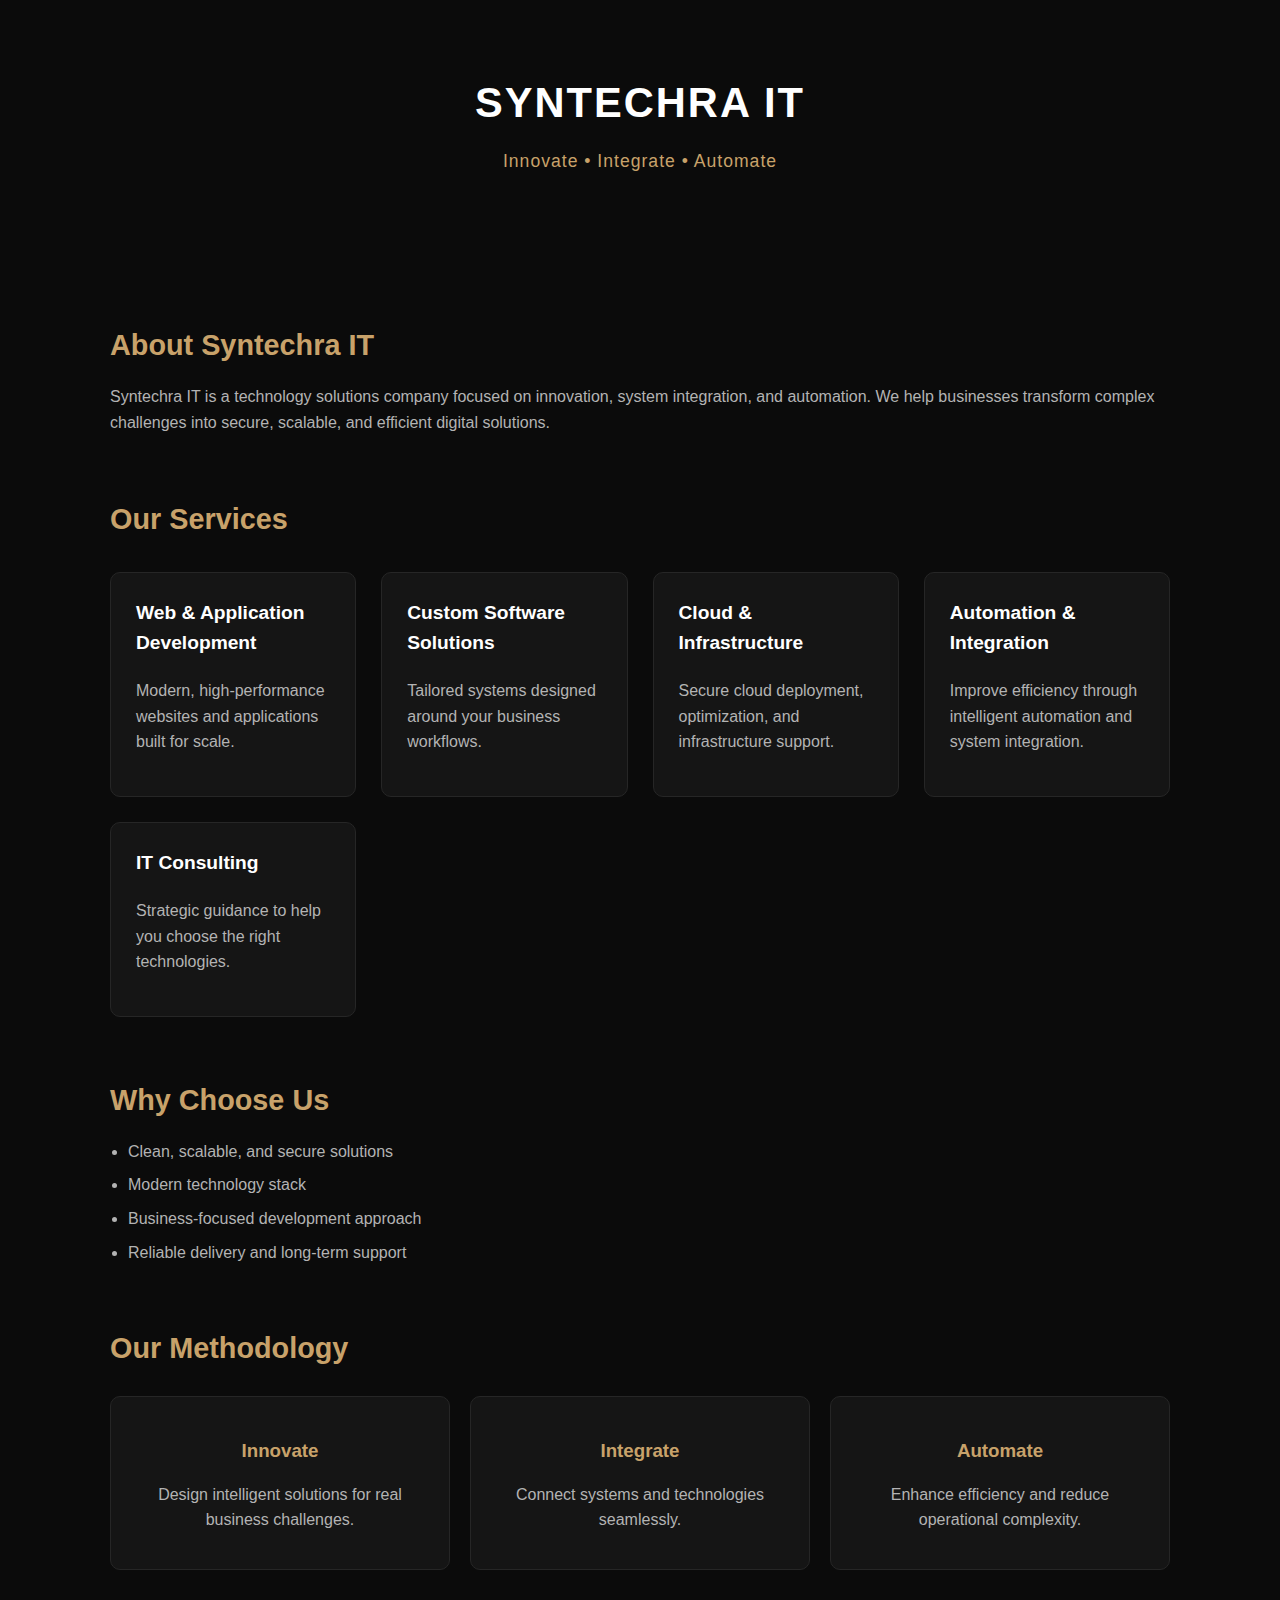
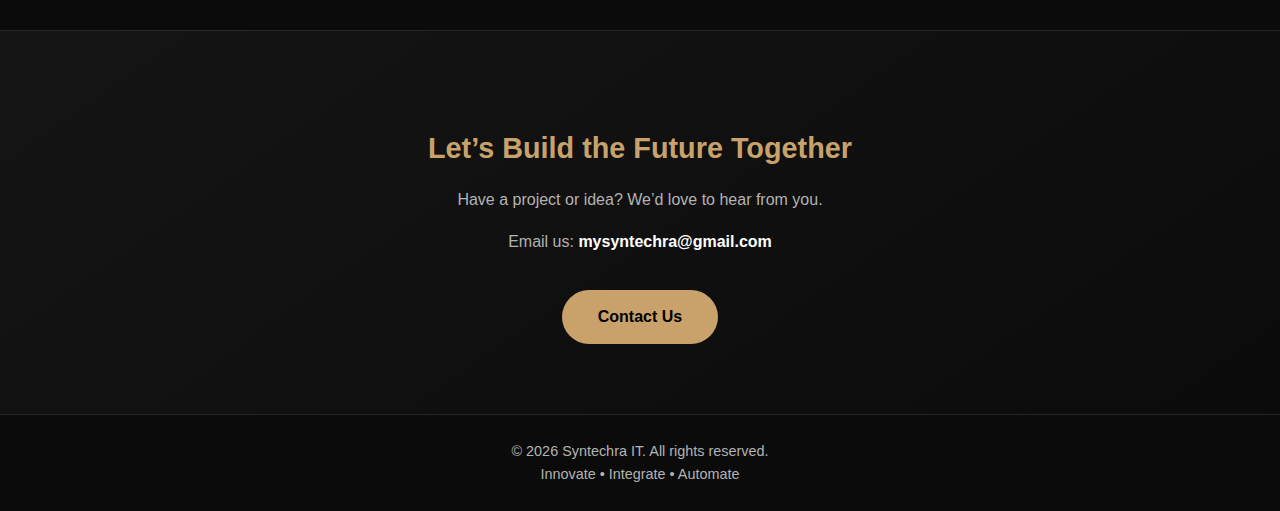
<file: index.html>
<!DOCTYPE html>
<html lang="en">

<head>
    <meta charset="UTF-8" />
    <meta name="viewport" content="width=device-width, initial-scale=1.0" />
    <title>Syntechra IT | Innovate • Integrate • Automate</title>

    <!-- SEO -->
    <meta name="description"
        content="Syntechra IT delivers innovative, integrated, and automated technology solutions for modern businesses.">
    <meta name="keywords" content="Syntechra IT, IT Services, Software Development, Automation, Cloud Solutions">
    <meta name="author" content="Syntechra IT">

    <style>
        :root {
            --bg-primary: #0B0B0B;
            --bg-secondary: #151515;
            --accent-gold: #C8A26A;
            --accent-bronze: #9F7A4A;
            --text-primary: #FFFFFF;
            --text-muted: #B3B3B3;
            --border-soft: #262626;
        }

        * {
            box-sizing: border-box;
        }

        body {
            margin: 0;
            font-family: "Segoe UI", Arial, sans-serif;
            background: var(--bg-primary);
            color: var(--text-primary);
            line-height: 1.6;
        }

        header {
            padding: 70px 20px;
            text-align: center;
        }

        header h1 {
            margin: 0;
            font-size: 2.6rem;
            letter-spacing: 2px;
        }

        header p {
            margin-top: 10px;
            color: var(--accent-gold);
            font-size: 1.1rem;
            letter-spacing: 1px;
        }

        section {
            max-width: 1100px;
            margin: 60px auto;
            padding: 0 20px;
        }

        h2 {
            font-size: 1.8rem;
            margin-bottom: 15px;
            color: var(--accent-gold);
        }

        p {
            color: var(--text-muted);
        }

        .services {
            display: grid;
            grid-template-columns: repeat(auto-fit, minmax(240px, 1fr));
            gap: 25px;
            margin-top: 30px;
        }

        .card {
            background: var(--bg-secondary);
            border: 1px solid var(--border-soft);
            border-radius: 10px;
            padding: 25px;
            transition: transform 0.3s ease, border-color 0.3s ease;
        }

        .card:hover {
            transform: translateY(-5px);
            border-color: var(--accent-gold);
        }

        .card h3 {
            margin-top: 0;
            color: var(--text-primary);
            font-size: 1.2rem;
        }

        ul {
            padding-left: 18px;
            color: var(--text-muted);
        }

        ul li {
            margin-bottom: 8px;
        }

        .methodology {
            display: grid;
            grid-template-columns: repeat(auto-fit, minmax(200px, 1fr));
            gap: 20px;
            margin-top: 25px;
        }

        .step {
            background: var(--bg-secondary);
            border: 1px solid var(--border-soft);
            border-radius: 10px;
            padding: 20px;
            text-align: center;
        }

        .step h3 {
            color: var(--accent-gold);
            margin-bottom: 10px;
        }

        .cta {
            background: linear-gradient(145deg, #151515, #0b0b0b);
            padding: 70px 20px;
            text-align: center;
            border-top: 1px solid var(--border-soft);
            border-bottom: 1px solid var(--border-soft);
        }

        .cta h2 {
            margin-bottom: 10px;
        }

        .cta .btn-contact {
            display: inline-block;
            margin-top: 20px;
            padding: 14px 36px;
            background: var(--accent-gold);
            color: #000;
            text-decoration: none;
            border-radius: 30px;
            font-weight: bold;
            transition: background 0.3s ease;
        }

        .cta .btn-contact:hover {
            background: var(--accent-bronze);
        }

        footer {
            text-align: center;
            padding: 25px 15px;
            font-size: 0.9rem;
            color: var(--text-muted);
        }
    </style>
</head>

<body>

    <!-- Hero -->
    <header>
        <h1>SYNTECHRA IT</h1>
        <p>Innovate • Integrate • Automate</p>
    </header>

    <!-- About -->
    <section>
        <h2>About Syntechra IT</h2>
        <p>
            Syntechra IT is a technology solutions company focused on innovation,
            system integration, and automation. We help businesses transform complex
            challenges into secure, scalable, and efficient digital solutions.
        </p>
    </section>

    <!-- Services -->
    <section>
        <h2>Our Services</h2>
        <div class="services">
            <div class="card">
                <h3>Web & Application Development</h3>
                <p>Modern, high-performance websites and applications built for scale.</p>
            </div>
            <div class="card">
                <h3>Custom Software Solutions</h3>
                <p>Tailored systems designed around your business workflows.</p>
            </div>
            <div class="card">
                <h3>Cloud & Infrastructure</h3>
                <p>Secure cloud deployment, optimization, and infrastructure support.</p>
            </div>
            <div class="card">
                <h3>Automation & Integration</h3>
                <p>Improve efficiency through intelligent automation and system integration.</p>
            </div>
            <div class="card">
                <h3>IT Consulting</h3>
                <p>Strategic guidance to help you choose the right technologies.</p>
            </div>
        </div>
    </section>

    <!-- Why Choose Us -->
    <section>
        <h2>Why Choose Us</h2>
        <ul>
            <li>Clean, scalable, and secure solutions</li>
            <li>Modern technology stack</li>
            <li>Business-focused development approach</li>
            <li>Reliable delivery and long-term support</li>
        </ul>
    </section>

    <!-- Methodology -->
    <section>
        <h2>Our Methodology</h2>
        <div class="methodology">
            <div class="step">
                <h3>Innovate</h3>
                <p>Design intelligent solutions for real business challenges.</p>
            </div>
            <div class="step">
                <h3>Integrate</h3>
                <p>Connect systems and technologies seamlessly.</p>
            </div>
            <div class="step">
                <h3>Automate</h3>
                <p>Enhance efficiency and reduce operational complexity.</p>
            </div>
        </div>
    </section>

    <!-- Contact -->
    <div class="cta">
        <h2>Let’s Build the Future Together</h2>
        <p>Have a project or idea? We’d love to hear from you.</p>
        <p style="margin-top: 15px;">Email us: <a href="mailto:mysyntechra@gmail.com"
                style="color: #FFFFFF; text-decoration: none; font-weight: bold;">mysyntechra@gmail.com</a></p>
        <a href="mailto:mysyntechra@gmail.com" class="btn-contact">Contact Us</a>
    </div>

    <!-- Footer -->
    <footer>
        © 2026 Syntechra IT. All rights reserved.<br>
        Innovate • Integrate • Automate
    </footer>

</body>

</html>
</file>
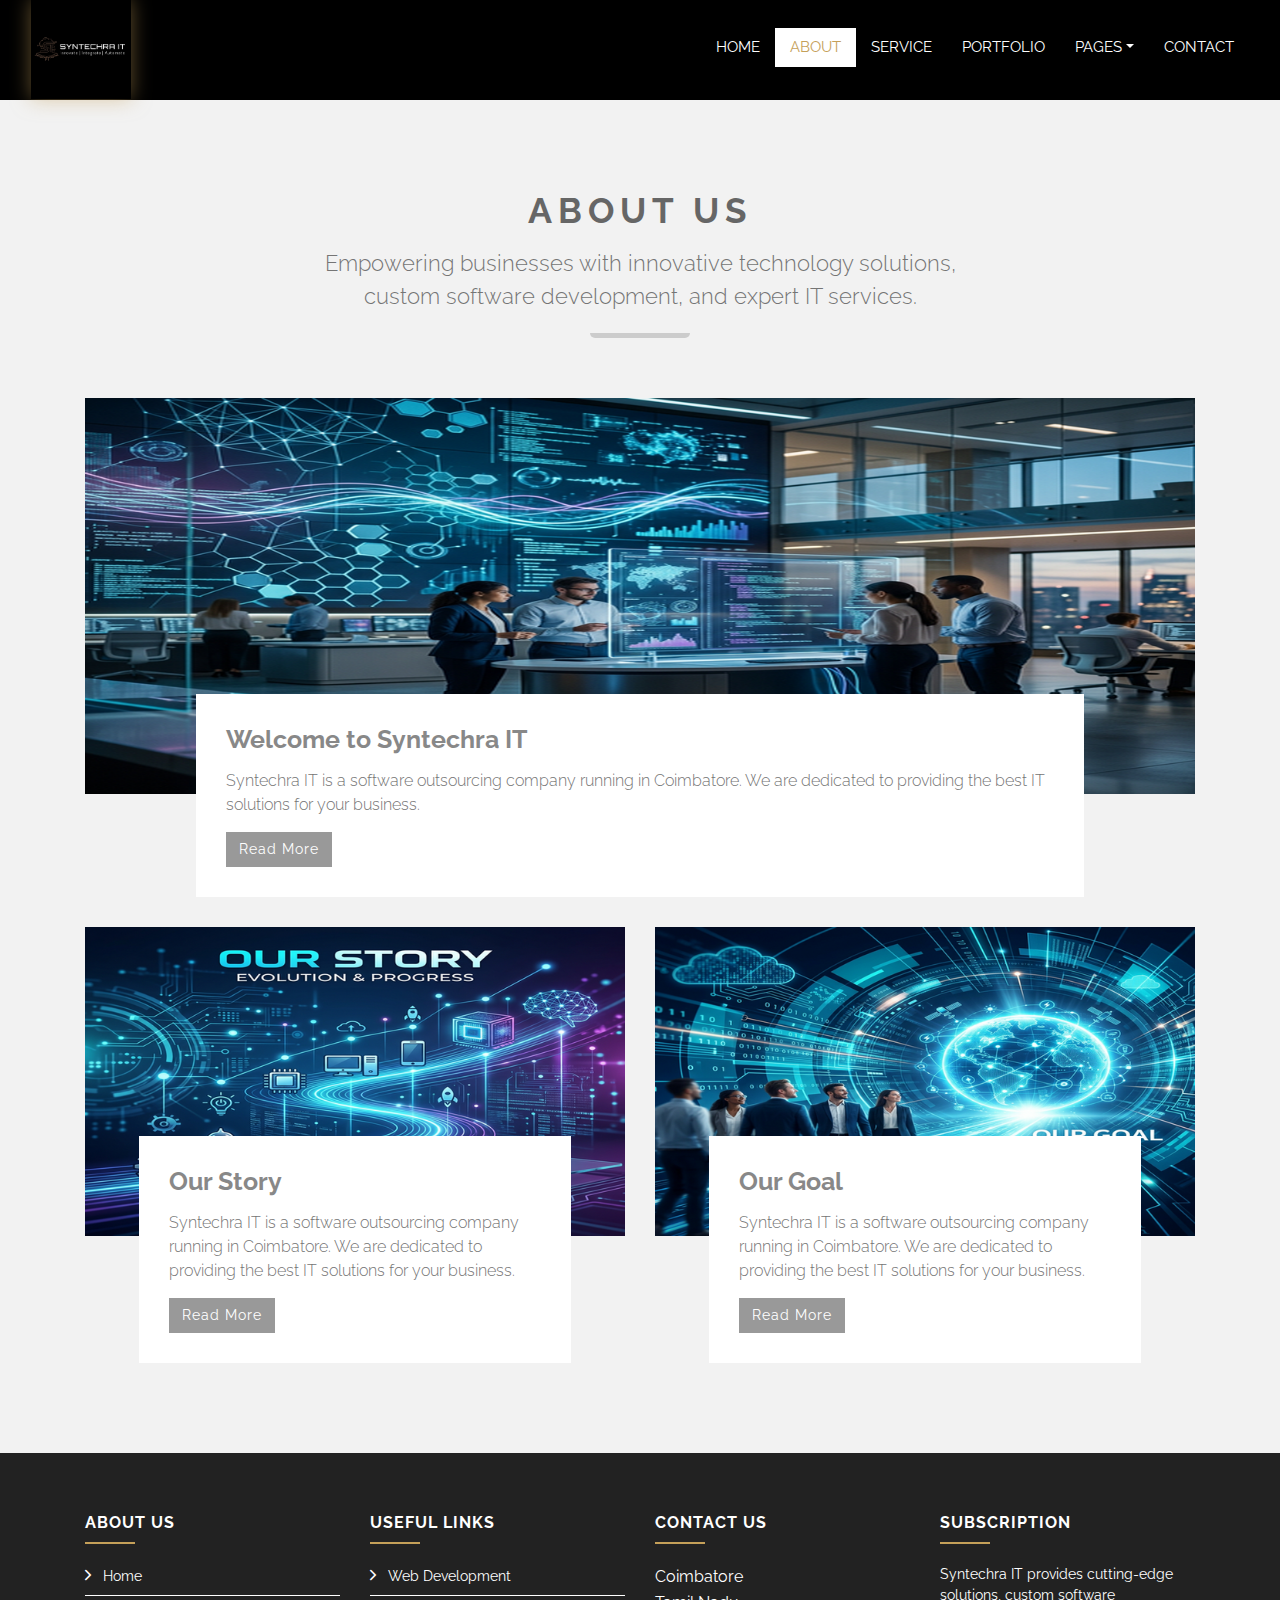
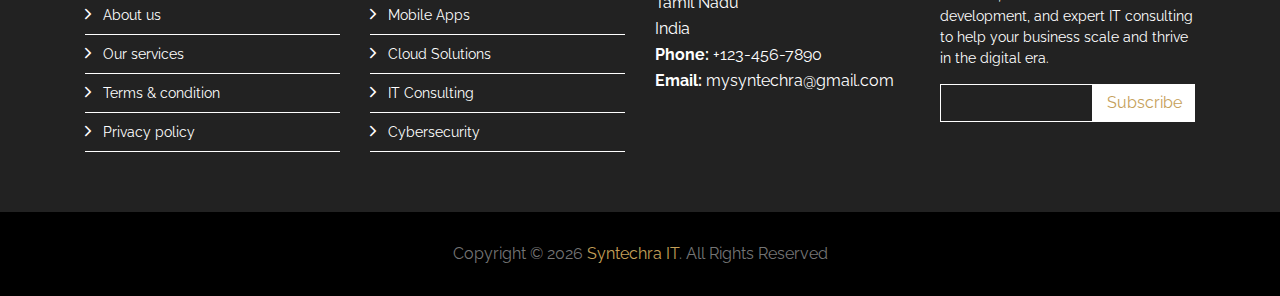
<file: about.html>
<!DOCTYPE html>
<html lang="en">

<head>
    <meta charset="utf-8">
    <title>Syntechra IT</title>
    <meta content="width=device-width, initial-scale=1.0" name="viewport">
    <meta content="Syntechra IT" name="keywords">
    <meta content="Syntechra IT" name="description">

    <!-- Favicon -->
    <link href="img/favicon.ico" rel="icon">

    <!-- Google Font -->
    <link href="https://fonts.googleapis.com/css?family=Raleway:200,300,400,500,600,700,800,900&display=swap"
        rel="stylesheet">

    <!-- Libraries CSS -->
    <link href="lib/bootstrap/css/bootstrap.min.css" rel="stylesheet">
    <link href="lib/ionicons/css/ionicons.min.css" rel="stylesheet">
    <link href="lib/owlcarousel/assets/owl.carousel.min.css" rel="stylesheet">
    <link href="lib/lightbox/css/lightbox.min.css" rel="stylesheet">

    <!-- Main Stylesheet -->
    <link href="css/style.css" rel="stylesheet">
</head>

<body>
    <!-- Nav Start -->
    <div id="nav">
        <div class="container-fluid">
            <nav class="navbar navbar-expand-md bg-dark navbar-dark">
                <a href="index.html" class="navbar-brand">
                    <img src="img/syntechra_logo.jpeg" alt="Logo">
                </a>
                <button type="button" class="navbar-toggler" data-toggle="collapse" data-target="#navbarCollapse">
                    <span class="navbar-toggler-icon"></span>
                </button>

                <div class="collapse navbar-collapse justify-content-between" id="navbarCollapse">
                    <div class="navbar-nav ml-auto">
                        <a href="index.html" class="nav-item nav-link">Home</a>
                        <a href="about.html" class="nav-item nav-link active">About</a>
                        <a href="service.html" class="nav-item nav-link">Service</a>
                        <a href="portfolio.html" class="nav-item nav-link">Portfolio</a>
                        <div class="nav-item dropdown">
                            <a href="#" class="nav-link dropdown-toggle" data-toggle="dropdown">Pages</a>
                            <div class="dropdown-menu">
                                <a href="skill.html" class="dropdown-item">Skills</a>
                                <a href="client.html" class="dropdown-item">Clients</a>
                            </div>
                        </div>
                        <a href="contact.html" class="nav-item nav-link">Contact</a>
                    </div>
                </div>
            </nav>
        </div>
    </div>
    <!-- Nav End -->

    <!-- About Start-->
    <div class="about mt-100">
        <div class="container">
            <div class="section-header">
                <h2>About Us</h2>
                <p>
                    Empowering businesses with innovative technology solutions, custom software development, and expert
                    IT services. </p>
            </div>

            <div class="row align-items-center">
                    <div class="col-md-12">
                        <div class="about-img">
                            <img src="img/about-tech.png" alt="" class="img-fluid">
                        </div>
                        <div class="about-content">
                            <h2>Welcome to Syntechra IT</h2>
                        <p>
                            Syntechra IT is a software outsourcing company running in Coimbatore. We are dedicated to
                            providing the best IT solutions for your business.
                        </p>
                        <a class="btn" href="#">Read More</a>
                    </div>
                </div>
            </div>

            <div class="row">
                <div class="col-md-6">
                    <div class="about-img">
                        <img src="img/about-story.png" alt="" class="img-fluid">
                    </div>
                    <div class="about-content">
                        <h2>Our Story</h2>
                        <p>
                            Syntechra IT is a software outsourcing company running in Coimbatore. We are dedicated to
                            providing the best IT solutions for your business.
                        </p>
                        <a class="btn" href="#">Read More</a>
                    </div>
                </div>
                <div class="col-md-6">
                    <div class="about-img">
                        <img src="img/about-goal.png" alt="" class="img-fluid">
                    </div>
                    <div class="about-content">
                        <h2>Our Goal</h2>
                        <p>
                            Syntechra IT is a software outsourcing company running in Coimbatore. We are dedicated to
                            providing the best IT solutions for your business.
                        </p>
                        <a class="btn" href="#">Read More</a>
                    </div>
                </div>
            </div>
        </div>
    </div>
    <!-- About End -->

    <!-- Footer Start -->
    <div class="footer">
        <div class="footer-top">
            <div class="container">
                <div class="row">
                    <div class="col-lg-3 col-md-6 footer-links">
                        <h4>About Us</h4>
                        <ul>
                            <li><i class="ion-ios-arrow-forward"></i> <a href="#">Home</a></li>
                            <li><i class="ion-ios-arrow-forward"></i> <a href="#">About us</a></li>
                            <li><i class="ion-ios-arrow-forward"></i> <a href="#">Our services</a></li>
                            <li><i class="ion-ios-arrow-forward"></i> <a href="#">Terms & condition</a></li>
                            <li><i class="ion-ios-arrow-forward"></i> <a href="#">Privacy policy</a></li>
                        </ul>
                    </div>
                    <div class="col-lg-3 col-md-6 footer-links">
                        <h4>Useful Links</h4>
                        <ul>
                            <li><i class="ion-ios-arrow-forward"></i> <a href="#">Web Development</a></li>
                            <li><i class="ion-ios-arrow-forward"></i> <a href="#">Mobile Apps</a></li>
                            <li><i class="ion-ios-arrow-forward"></i> <a href="#">Cloud Solutions</a></li>
                            <li><i class="ion-ios-arrow-forward"></i> <a href="#">IT Consulting</a></li>
                            <li><i class="ion-ios-arrow-forward"></i> <a href="#">Cybersecurity</a></li>
                        </ul>
                    </div>


                    <div class="col-lg-3 col-md-6 footer-contact">
                        <h4>Contact Us</h4>
                        <p>
                            Coimbatore<br>
                            Tamil Nadu<br>
                            India <br>
                            <strong>Phone:</strong> +123-456-7890<br>
                            <strong>Email:</strong> mysyntechra@gmail.com<br>
                        </p>

                    </div>

                    <div class="col-lg-3 col-md-6 footer-newsletter">
                        <h4>Subscription</h4>
                        <p>Syntechra IT provides cutting-edge solutions, custom software development, and expert IT
                            consulting to help your business scale and thrive in the digital era.</p>
                        <form action="" method="post">
                            <input type="email" name="email"><input type="submit" value="Subscribe">
                        </form>
                    </div>

                </div>
            </div>
        </div>

        <div class="container">
            <div class="row align-items-center">
                <div class="col-md-12 copyright text-center">
                    Copyright &copy; 2026 <a href="">Syntechra IT</a>. All Rights Reserved
                </div>
            </div>
        </div>
    </div>
    <!-- Footer End -->

    <a href="#" class="back-to-top"><i class="ion-ios-arrow-up"></i></a>

    <!-- Libraries JS -->
    <script src="lib/jquery/jquery.min.js"></script>
    <script src="lib/jquery/jquery-migrate.min.js"></script>
    <script src="lib/bootstrap/js/bootstrap.bundle.min.js"></script>
    <script src="lib/easing/easing.min.js"></script>
    <script src="lib/waypoints/waypoints.min.js"></script>
    <script src="lib/counterup/counterup.min.js"></script>
    <script src="lib/owlcarousel/owl.carousel.min.js"></script>
    <script src="lib/lightbox/js/lightbox.min.js"></script>

    <!-- Main Javascript -->
    <script src="js/main.js"></script>

</body>

</html>
</file>
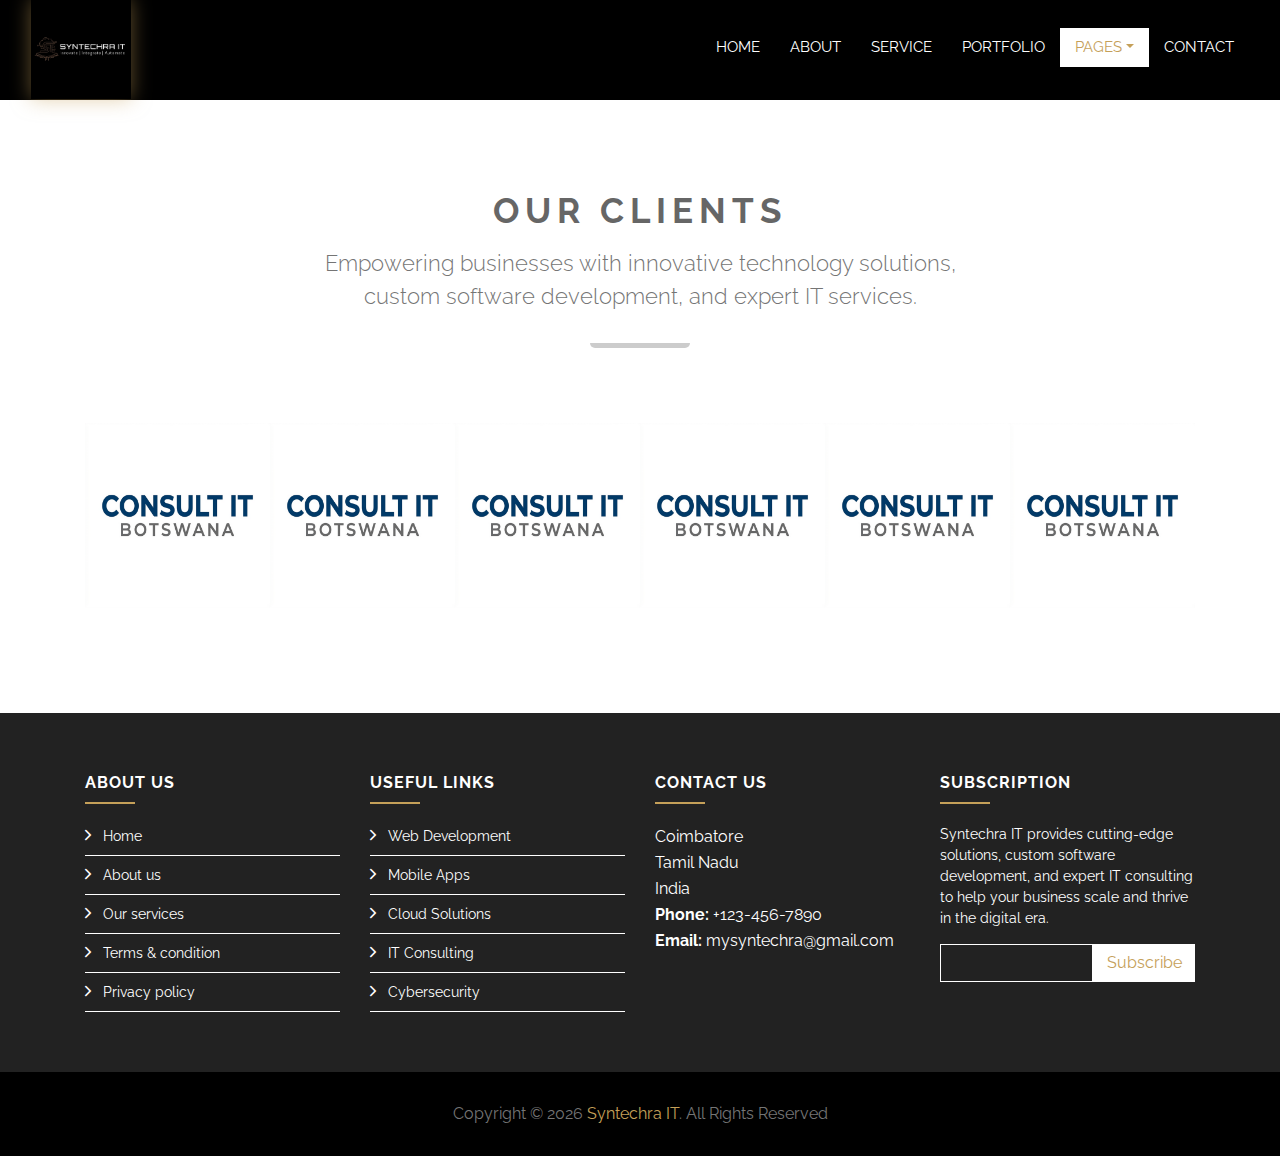
<file: client.html>
<!DOCTYPE html>
<html lang="en">
    <head>
        <meta charset="utf-8">
        <title>Syntechra IT</title>
        <meta content="width=device-width, initial-scale=1.0" name="viewport">
        <meta content="Syntechra IT" name="keywords">
        <meta content="Syntechra IT" name="description">

        <!-- Favicon -->
        <link href="img/favicon.ico" rel="icon">

        <!-- Google Font -->
        <link href="https://fonts.googleapis.com/css?family=Raleway:200,300,400,500,600,700,800,900&display=swap" rel="stylesheet"> 

        <!-- Libraries CSS -->
        <link href="lib/bootstrap/css/bootstrap.min.css" rel="stylesheet">
        <link href="lib/ionicons/css/ionicons.min.css" rel="stylesheet">
        <link href="lib/owlcarousel/assets/owl.carousel.min.css" rel="stylesheet">
        <link href="lib/lightbox/css/lightbox.min.css" rel="stylesheet">

        <!-- Main Stylesheet -->
        <link href="css/style.css" rel="stylesheet">
    </head>

    <body>
        <!-- Nav Start -->
        <div id="nav">
            <div class="container-fluid">
                <nav class="navbar navbar-expand-md bg-dark navbar-dark">
                    <a href="index.html" class="navbar-brand">
                        <img src="img/syntechra_logo.jpeg" alt="Logo">
                    </a>
                    <button type="button" class="navbar-toggler" data-toggle="collapse" data-target="#navbarCollapse">
                        <span class="navbar-toggler-icon"></span>
                    </button>

                    <div class="collapse navbar-collapse justify-content-between" id="navbarCollapse">
                        <div class="navbar-nav ml-auto">
                            <a href="index.html" class="nav-item nav-link">Home</a>
                            <a href="about.html" class="nav-item nav-link">About</a>
                            <a href="service.html" class="nav-item nav-link">Service</a>
                            <a href="portfolio.html" class="nav-item nav-link">Portfolio</a>
                            <div class="nav-item dropdown">
                                <a href="#" class="nav-link dropdown-toggle active" data-toggle="dropdown">Pages</a>
                                <div class="dropdown-menu">
                                    <a href="skill.html" class="dropdown-item">Skills</a>
                                    <a href="client.html" class="dropdown-item active">Clients</a>
                                </div>
                            </div>
                            <a href="contact.html" class="nav-item nav-link">Contact</a>
                        </div>
                    </div>
                </nav>
            </div>
        </div>
        <!-- Nav End -->

         <!-- Clients Start -->
        <div class="clients mt-100">
            <div class="container">
                <div class="section-header">
                    <h2>Our Clients</h2>
                    <p>
                        Empowering businesses with innovative technology solutions, custom software development, and expert IT services. </p>
                </div>

                <div class="owl-carousel clients-carousel">
                    <img src="img/client-consult-it.png" alt="Consult IT Botswana Logo">
                </div>

            </div>
        </div>
        <!-- Clients End -->

        <!-- Footer Start -->
        <div class="footer">
            <div class="footer-top">
                <div class="container">
                    <div class="row">
                        <div class="col-lg-3 col-md-6 footer-links">
                            <h4>About Us</h4>
                            <ul>
                                <li><i class="ion-ios-arrow-forward"></i> <a href="#">Home</a></li>
                                <li><i class="ion-ios-arrow-forward"></i> <a href="#">About us</a></li>
                                <li><i class="ion-ios-arrow-forward"></i> <a href="#">Our services</a></li>
                                <li><i class="ion-ios-arrow-forward"></i> <a href="#">Terms & condition</a></li>
                                <li><i class="ion-ios-arrow-forward"></i> <a href="#">Privacy policy</a></li>
                            </ul>
                        </div>
                        <div class="col-lg-3 col-md-6 footer-links">
                            <h4>Useful Links</h4>
                            <ul>
                                <li><i class="ion-ios-arrow-forward"></i> <a href="#">Web Development</a></li>
                                <li><i class="ion-ios-arrow-forward"></i> <a href="#">Mobile Apps</a></li>
                                <li><i class="ion-ios-arrow-forward"></i> <a href="#">Cloud Solutions</a></li>
                                <li><i class="ion-ios-arrow-forward"></i> <a href="#">IT Consulting</a></li>
                                <li><i class="ion-ios-arrow-forward"></i> <a href="#">Cybersecurity</a></li>
                            </ul>
                        </div>


                        <div class="col-lg-3 col-md-6 footer-contact">
                            <h4>Contact Us</h4>
                            <p>
                                Coimbatore<br>
                                Tamil Nadu<br>
                                India <br>
                                <strong>Phone:</strong> +123-456-7890<br>
                                <strong>Email:</strong> mysyntechra@gmail.com<br>
                            </p>

                        </div>

                        <div class="col-lg-3 col-md-6 footer-newsletter">
                            <h4>Subscription</h4>
                            <p>Syntechra IT provides cutting-edge solutions, custom software development, and expert IT consulting to help your business scale and thrive in the digital era.</p>
                            <form action="" method="post">
                                <input type="email" name="email"><input type="submit"  value="Subscribe">
                            </form>
                        </div>

                    </div>
                </div>
            </div>

            <div class="container">
                <div class="row align-items-center">
                    <div class="col-md-12 copyright text-center">
                        Copyright &copy; 2026 <a href="">Syntechra IT</a>. All Rights Reserved
                    </div>
                </div>
            </div>
        </div>
        <!-- Footer End -->

        <a href="#" class="back-to-top"><i class="ion-ios-arrow-up"></i></a>

        <!-- Libraries JS -->
        <script src="lib/jquery/jquery.min.js"></script>
        <script src="lib/jquery/jquery-migrate.min.js"></script>
        <script src="lib/bootstrap/js/bootstrap.bundle.min.js"></script>
        <script src="lib/easing/easing.min.js"></script>
        <script src="lib/waypoints/waypoints.min.js"></script>
        <script src="lib/counterup/counterup.min.js"></script>
        <script src="lib/owlcarousel/owl.carousel.min.js"></script>
        <script src="lib/lightbox/js/lightbox.min.js"></script>

        <!-- Main Javascript -->
        <script src="js/main.js"></script>

    </body>
</html>
</file>
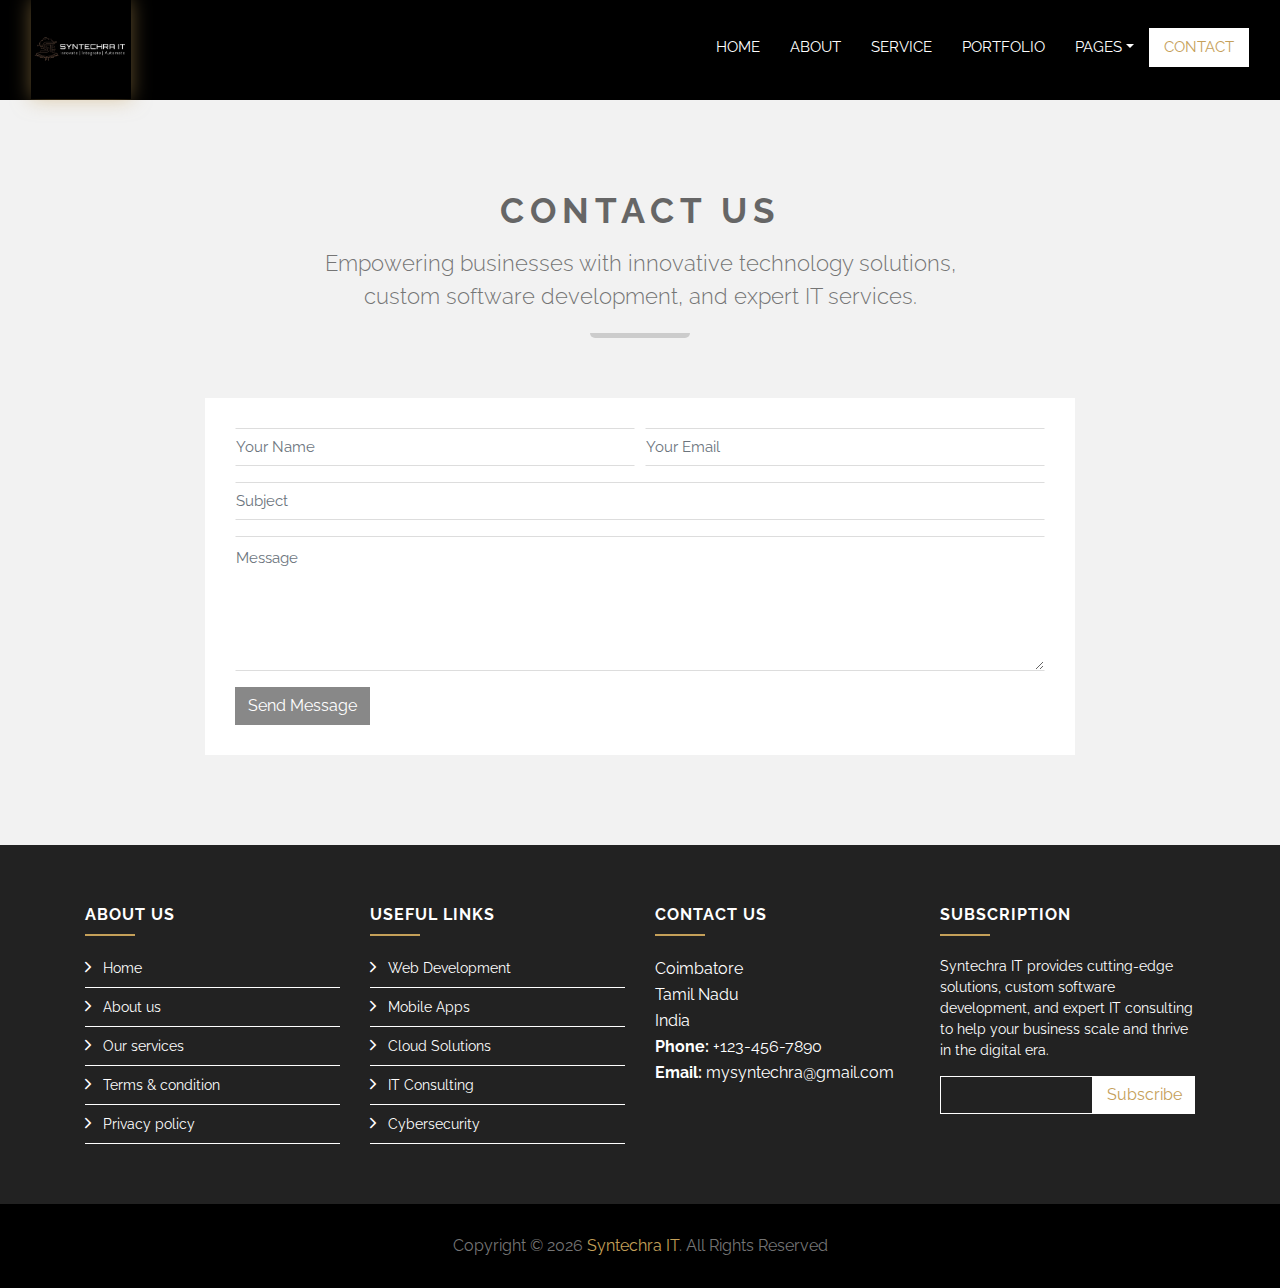
<file: contact.html>
<!DOCTYPE html>
<html lang="en">
    <head>
        <meta charset="utf-8">
        <title>Syntechra IT</title>
        <meta content="width=device-width, initial-scale=1.0" name="viewport">
        <meta content="Syntechra IT" name="keywords">
        <meta content="Syntechra IT" name="description">

        <!-- Favicon -->
        <link href="img/favicon.ico" rel="icon">

        <!-- Google Font -->
        <link href="https://fonts.googleapis.com/css?family=Raleway:200,300,400,500,600,700,800,900&display=swap" rel="stylesheet"> 

        <!-- Libraries CSS -->
        <link href="lib/bootstrap/css/bootstrap.min.css" rel="stylesheet">
        <link href="lib/ionicons/css/ionicons.min.css" rel="stylesheet">
        <link href="lib/owlcarousel/assets/owl.carousel.min.css" rel="stylesheet">
        <link href="lib/lightbox/css/lightbox.min.css" rel="stylesheet">

        <!-- Main Stylesheet -->
        <link href="css/style.css" rel="stylesheet">
    </head>

    <body>
        <!-- Nav Start -->
        <div id="nav">
            <div class="container-fluid">
                <nav class="navbar navbar-expand-md bg-dark navbar-dark">
                    <a href="index.html" class="navbar-brand">
                        <img src="img/syntechra_logo.jpeg" alt="Logo">
                    </a>
                    <button type="button" class="navbar-toggler" data-toggle="collapse" data-target="#navbarCollapse">
                        <span class="navbar-toggler-icon"></span>
                    </button>

                    <div class="collapse navbar-collapse justify-content-between" id="navbarCollapse">
                        <div class="navbar-nav ml-auto">
                            <a href="index.html" class="nav-item nav-link">Home</a>
                            <a href="about.html" class="nav-item nav-link">About</a>
                            <a href="service.html" class="nav-item nav-link">Service</a>
                            <a href="portfolio.html" class="nav-item nav-link">Portfolio</a>
                            <div class="nav-item dropdown">
                                <a href="#" class="nav-link dropdown-toggle" data-toggle="dropdown">Pages</a>
                                <div class="dropdown-menu">
                                    <a href="skill.html" class="dropdown-item">Skills</a>
                                    <a href="client.html" class="dropdown-item">Clients</a>
                                </div>
                            </div>
                            <a href="contact.html" class="nav-item nav-link active">Contact</a>
                        </div>
                    </div>
                </nav>
            </div>
        </div>
        <!-- Nav End -->

        <!-- Contact Start -->
        <div class="contact mt-100">
            <div class="container">
                <div class="section-header">
                    <h2>Contact Us</h2>
                    <p>
                        Empowering businesses with innovative technology solutions, custom software development, and expert IT services. </p>
                </div>

                <div class="row">
                    <div class="col-md-12">
                        <div class="form">
                            <form class="contactForm">
                                <div class="form-row">
                                    <div class="form-group col-sm-6">
                                        <input type="text" class="form-control" placeholder="Your Name" />
                                    </div>
                                    <div class="form-group col-sm-6">
                                        <input type="email" class="form-control" placeholder="Your Email" />
                                    </div>
                                </div>
                                <div class="form-group">
                                    <input type="text" class="form-control" placeholder="Subject" />
                                </div>
                                <div class="form-group">
                                    <textarea class="form-control" rows="5" placeholder="Message"></textarea>
                                </div>
                                <div><button class="btn" type="submit">Send Message</button></div>
                            </form>
                        </div>
                    </div>
                    
                </div>
            </div>
        </div>
        <!-- Contact End -->

        <!-- Footer Start -->
        <div class="footer">
            <div class="footer-top">
                <div class="container">
                    <div class="row">
                        <div class="col-lg-3 col-md-6 footer-links">
                            <h4>About Us</h4>
                            <ul>
                                <li><i class="ion-ios-arrow-forward"></i> <a href="#">Home</a></li>
                                <li><i class="ion-ios-arrow-forward"></i> <a href="#">About us</a></li>
                                <li><i class="ion-ios-arrow-forward"></i> <a href="#">Our services</a></li>
                                <li><i class="ion-ios-arrow-forward"></i> <a href="#">Terms & condition</a></li>
                                <li><i class="ion-ios-arrow-forward"></i> <a href="#">Privacy policy</a></li>
                            </ul>
                        </div>
                        <div class="col-lg-3 col-md-6 footer-links">
                            <h4>Useful Links</h4>
                            <ul>
                                <li><i class="ion-ios-arrow-forward"></i> <a href="#">Web Development</a></li>
                                <li><i class="ion-ios-arrow-forward"></i> <a href="#">Mobile Apps</a></li>
                                <li><i class="ion-ios-arrow-forward"></i> <a href="#">Cloud Solutions</a></li>
                                <li><i class="ion-ios-arrow-forward"></i> <a href="#">IT Consulting</a></li>
                                <li><i class="ion-ios-arrow-forward"></i> <a href="#">Cybersecurity</a></li>
                            </ul>
                        </div>


                        <div class="col-lg-3 col-md-6 footer-contact">
                            <h4>Contact Us</h4>
                            <p>
                                Coimbatore<br>
                                Tamil Nadu<br>
                                India <br>
                                <strong>Phone:</strong> +123-456-7890<br>
                                <strong>Email:</strong> mysyntechra@gmail.com<br>
                            </p>

                        </div>

                        <div class="col-lg-3 col-md-6 footer-newsletter">
                            <h4>Subscription</h4>
                            <p>Syntechra IT provides cutting-edge solutions, custom software development, and expert IT consulting to help your business scale and thrive in the digital era.</p>
                            <form action="" method="post">
                                <input type="email" name="email"><input type="submit"  value="Subscribe">
                            </form>
                        </div>

                    </div>
                </div>
            </div>

            <div class="container">
                <div class="row align-items-center">
                    <div class="col-md-12 copyright text-center">
                        Copyright &copy; 2026 <a href="">Syntechra IT</a>. All Rights Reserved
                    </div>
                </div>
            </div>
        </div>
        <!-- Footer End -->

        <a href="#" class="back-to-top"><i class="ion-ios-arrow-up"></i></a>

        <!-- Libraries JS -->
        <script src="lib/jquery/jquery.min.js"></script>
        <script src="lib/jquery/jquery-migrate.min.js"></script>
        <script src="lib/bootstrap/js/bootstrap.bundle.min.js"></script>
        <script src="lib/easing/easing.min.js"></script>
        <script src="lib/waypoints/waypoints.min.js"></script>
        <script src="lib/counterup/counterup.min.js"></script>
        <script src="lib/owlcarousel/owl.carousel.min.js"></script>
        <script src="lib/lightbox/js/lightbox.min.js"></script>

        <!-- Main Javascript -->
        <script src="js/main.js"></script>

    </body>
</html>
</file>
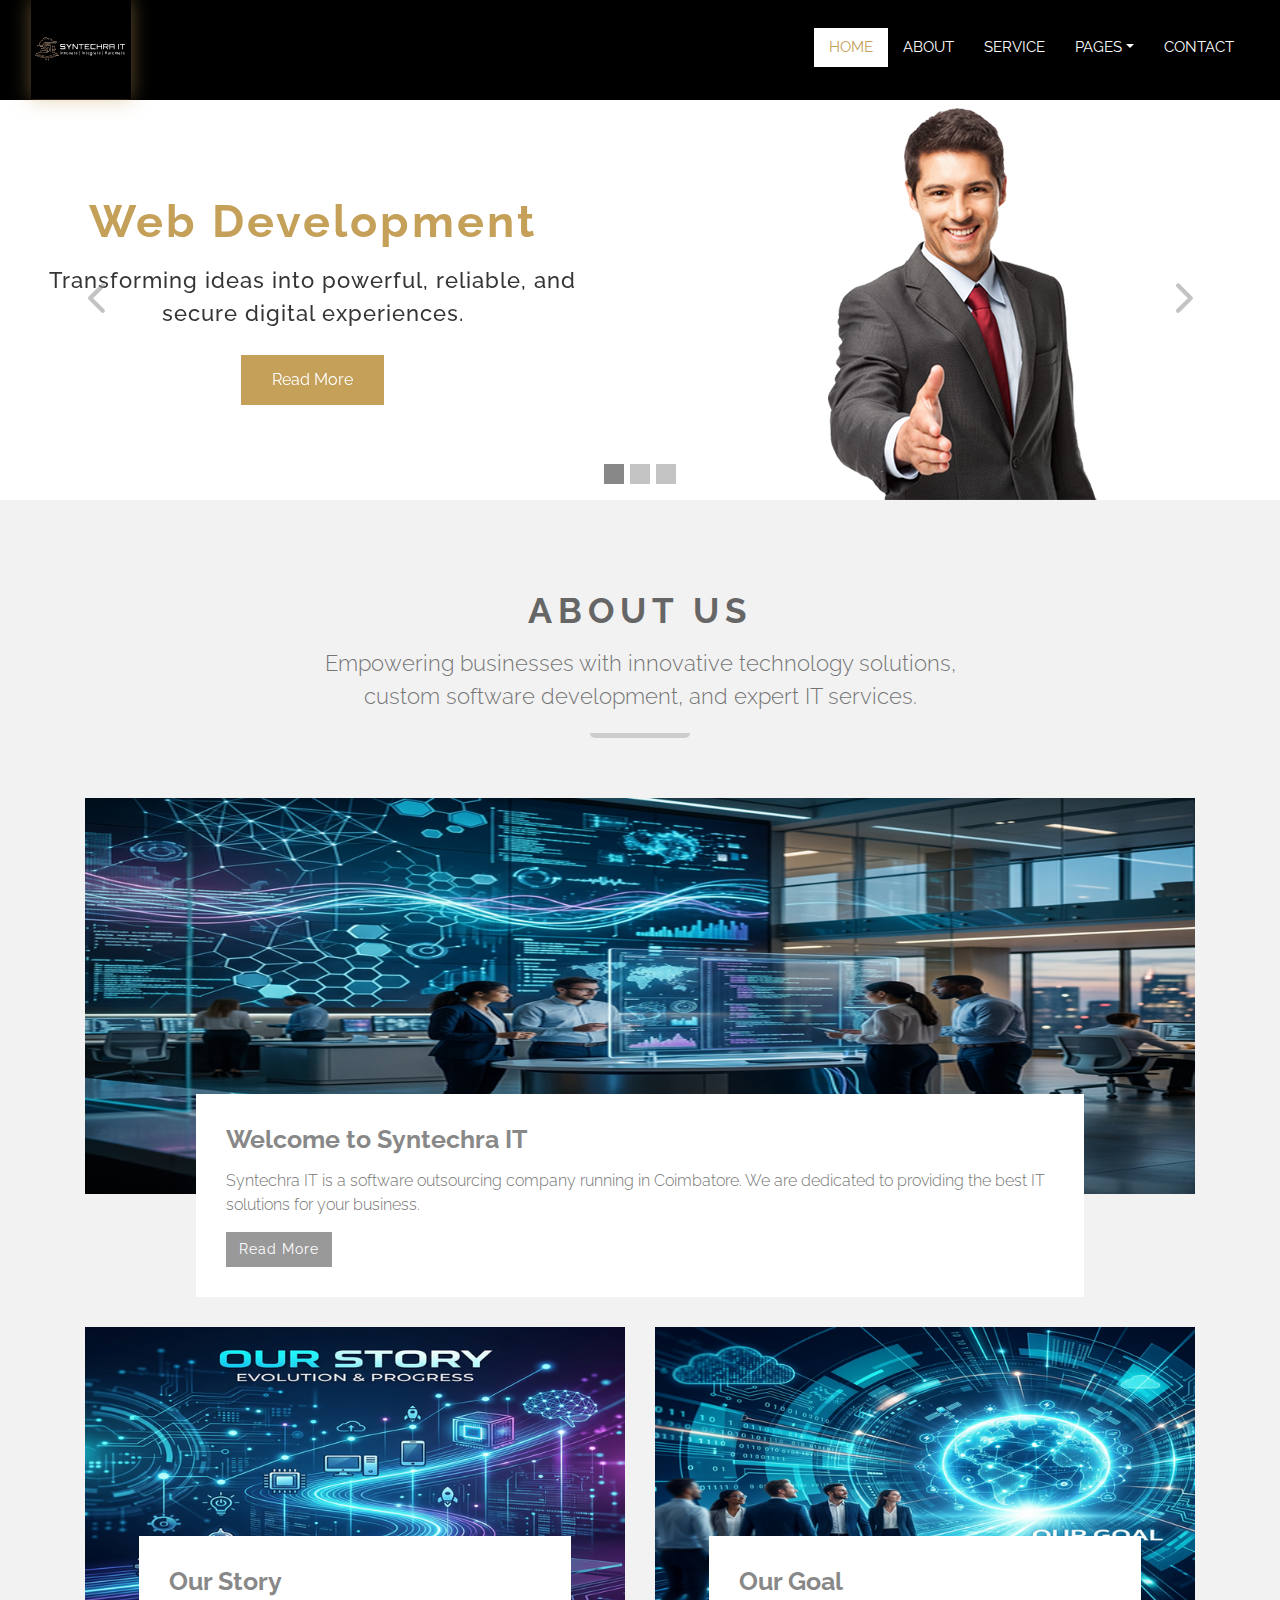
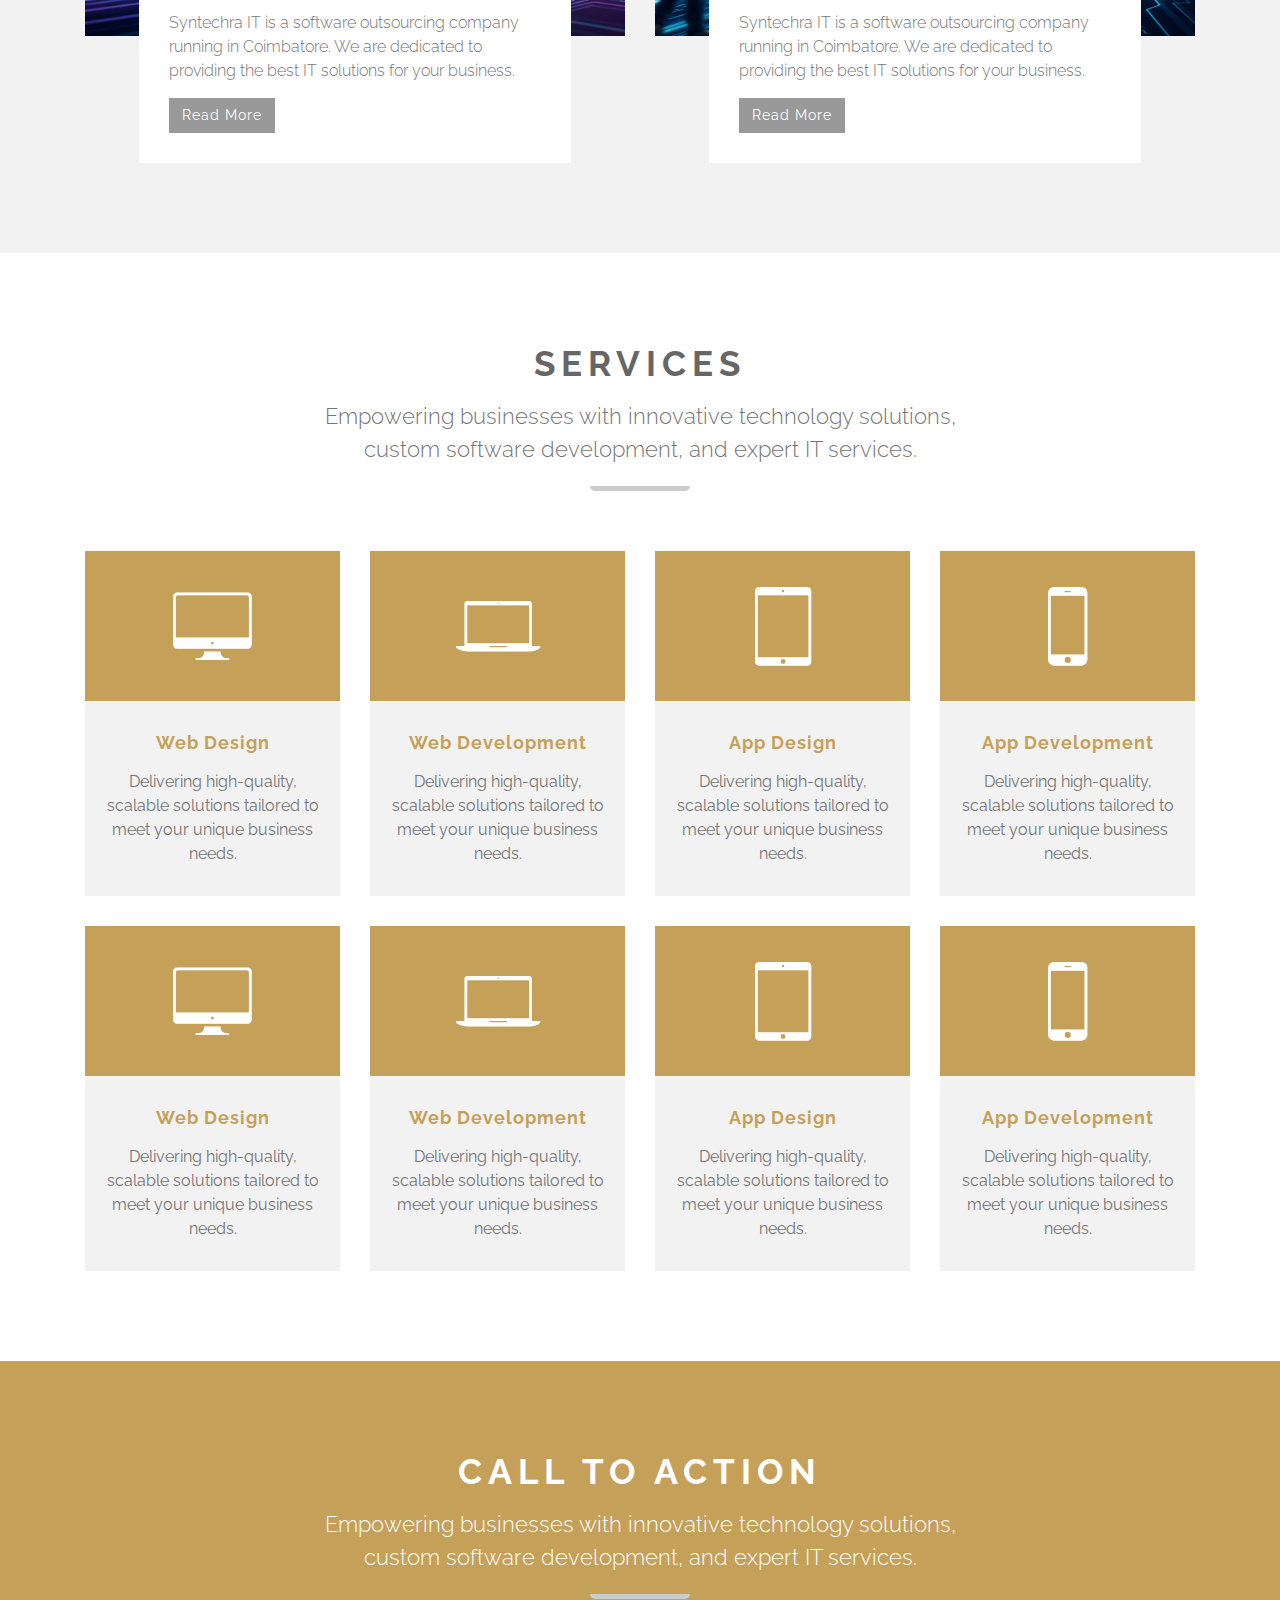
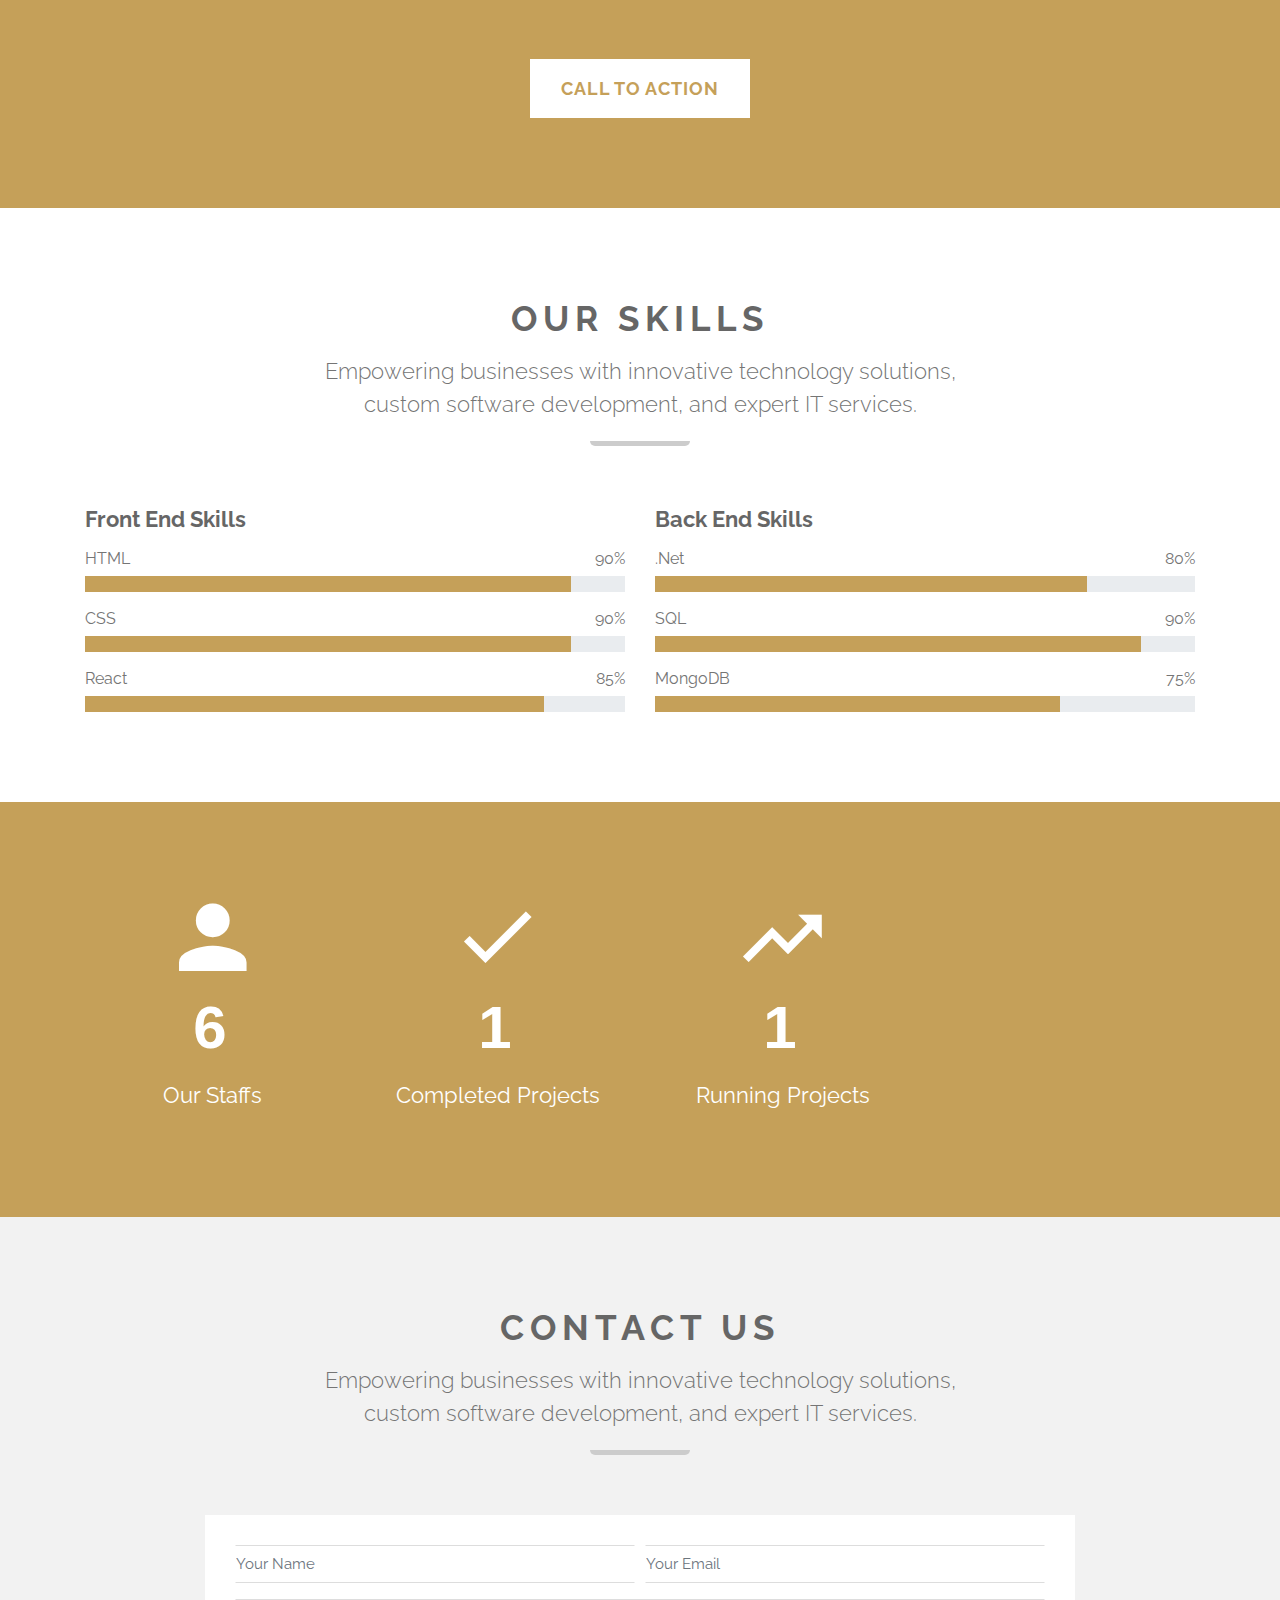
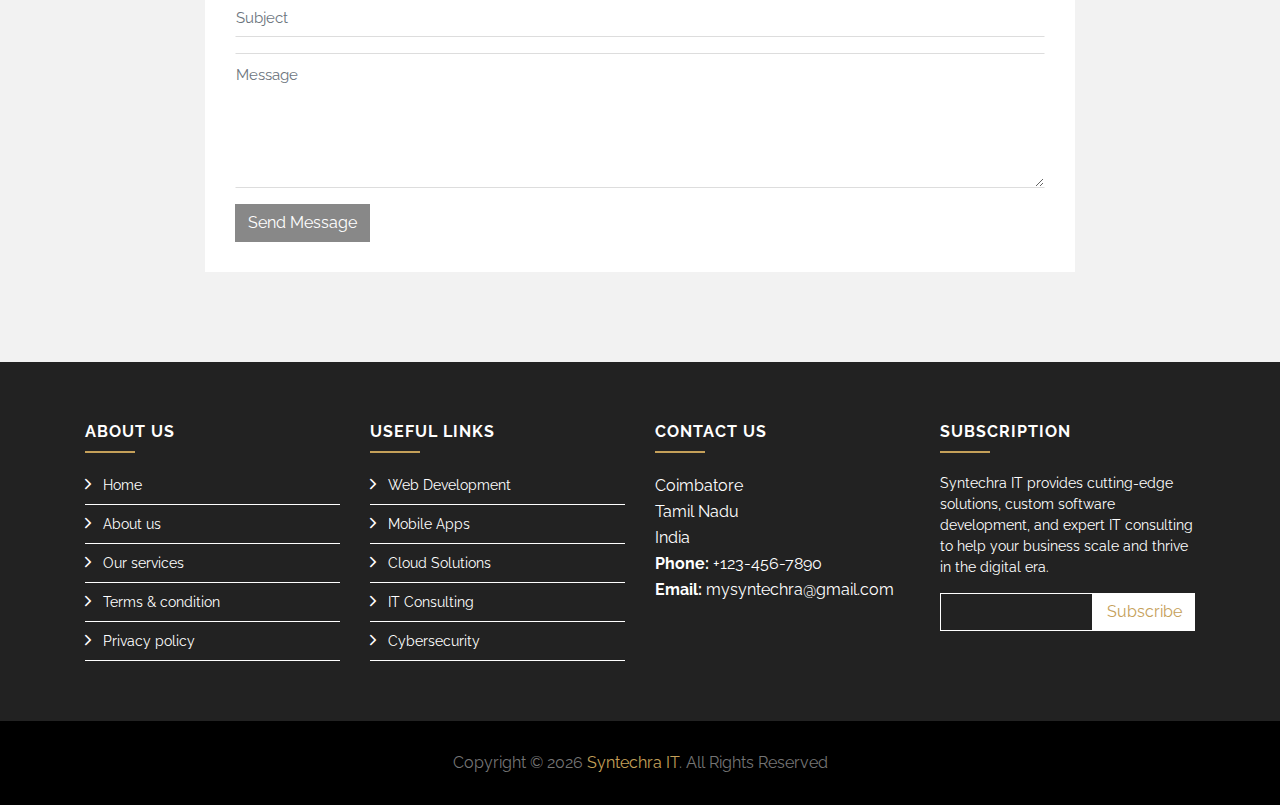
<file: index_backup.html>
<!DOCTYPE html>
<html lang="en">

<head>
    <meta charset="utf-8">
    <title>Syntechra IT</title>
    <meta content="width=device-width, initial-scale=1.0" name="viewport">
    <meta content="Syntechra IT" name="keywords">
    <meta content="Syntechra IT" name="description">

    <!-- Favicon -->
    <link href="img/favicon.ico" rel="icon">

    <!-- Google Font -->
    <link href="https://fonts.googleapis.com/css?family=Raleway:200,300,400,500,600,700,800,900&display=swap"
        rel="stylesheet">

    <!-- Libraries CSS -->
    <link href="lib/bootstrap/css/bootstrap.min.css" rel="stylesheet">
    <link href="lib/ionicons/css/ionicons.min.css" rel="stylesheet">
    <link href="lib/owlcarousel/assets/owl.carousel.min.css" rel="stylesheet">
    <link href="lib/lightbox/css/lightbox.min.css" rel="stylesheet">

    <!-- Main Stylesheet -->
    <link href="css/style.css" rel="stylesheet">
</head>

<body>
    <!-- Nav Start -->
    <div id="nav">
        <div class="container-fluid">
            <nav class="navbar navbar-expand-md bg-dark navbar-dark">
                <a href="index.html" class="navbar-brand">
                    <img src="img/syntechra_logo_svg.svg" alt="Logo">
                </a>
                <button type="button" class="navbar-toggler" data-toggle="collapse" data-target="#navbarCollapse">
                    <span class="navbar-toggler-icon"></span>
                </button>

                <div class="collapse navbar-collapse justify-content-between" id="navbarCollapse">
                    <div class="navbar-nav ml-auto">
                        <a href="index.html" class="nav-item nav-link active">Home</a>
                        <a href="about.html" class="nav-item nav-link">About</a>
                        <a href="service.html" class="nav-item nav-link">Service</a>
                        <div class="nav-item dropdown">
                            <a href="#" class="nav-link dropdown-toggle" data-toggle="dropdown">Pages</a>
                            <div class="dropdown-menu">
                                <a href="skill.html" class="dropdown-item">Skills</a>
                            </div>
                        </div>
                        <a href="contact.html" class="nav-item nav-link">Contact</a>
                    </div>
                </div>
            </nav>
        </div>
    </div>
    <!-- Nav End -->

    <!-- Header Start-->
    <div class="header">
        <div id="header-slider" class="carousel slide" data-ride="carousel">
            <!-- Indicators -->
            <ul class="carousel-indicators">
                <li data-target="#header-slider" data-slide-to="0" class="active"></li>
                <li data-target="#header-slider" data-slide-to="1"></li>
                <li data-target="#header-slider" data-slide-to="2"></li>
            </ul>

            <div class="carousel-inner">
                <div class="carousel-item active">
                    <div class="row align-items-center">
                        <div class="col-md-6">
                            <div class="carousel-content">
                                <h2>Web Development</h2>
                                <p>Transforming ideas into powerful, reliable, and secure digital experiences.</p>
                                <a class="btn" href="">Read More</a>
                            </div>
                        </div>
                        <div class="col-md-6">
                            <div class="carousel-img">
                                <img src="img/slider-1.png" alt="Image">
                            </div>
                        </div>
                    </div>
                </div>
                <div class="carousel-item">
                    <div class="row align-items-center">
                        <div class="col-md-6">
                            <div class="carousel-content">
                                <h2>IT Consulting</h2>
                                <p>Transforming ideas into powerful, reliable, and secure digital experiences.</p>
                                <a class="btn" href="">Read More</a>
                            </div>
                        </div>
                        <div class="col-md-6">
                            <div class="carousel-img">
                                <img src="img/slider-2.png" alt="Image">
                            </div>
                        </div>
                    </div>
                </div>
                <div class="carousel-item">
                    <div class="row align-items-center">
                        <div class="col-md-6">
                            <div class="carousel-content">
                                <h2>Scalable Cloud Solutions</h2>
                                <p>Transforming ideas into powerful, reliable, and secure digital experiences.</p>
                                <a class="btn" href="">Read More</a>
                            </div>
                        </div>
                        <div class="col-md-6">
                            <div class="carousel-img">
                                <img src="img/slider-3.png" alt="Images">
                            </div>
                        </div>
                    </div>
                </div>
            </div>

            <a class="carousel-control-prev" href="#header-slider" data-slide="prev">
                <i class="ion-ios-arrow-back"></i>
            </a>
            <a class="carousel-control-next" href="#header-slider" data-slide="next">
                <i class="ion-ios-arrow-forward"></i>
            </a>
        </div>
    </div>
    <!-- Header End-->

    <!-- About Start-->
    <div class="about">
        <div class="container">
            <div class="section-header">
                <h2>About Us</h2>
                <p>
                    Empowering businesses with innovative technology solutions, custom software development, and expert
                    IT services. </p>
            </div>

            <div class="row align-items-center">
                <div class="col-md-12">
                    <div class="about-img">
                        <img src="img/about-tech.png" alt="" class="img-fluid">
                    </div>
                    <div class="about-content">
                        <h2>Welcome to Syntechra IT</h2>
                        <p>
                            Syntechra IT is a software outsourcing company running in Coimbatore. We are dedicated to
                            providing the best IT solutions for your business.
                        </p>
                        <a class="btn" href="#">Read More</a>
                    </div>
                </div>
            </div>

            <div class="row">
                <div class="col-md-6">
                    <div class="about-img">
                        <img src="img/about-story.png" alt="" class="img-fluid">
                    </div>
                    <div class="about-content">
                        <h2>Our Story</h2>
                        <p>
                            Syntechra IT is a software outsourcing company running in Coimbatore. We are dedicated to
                            providing the best IT solutions for your business.
                        </p>
                        <a class="btn" href="#">Read More</a>
                    </div>
                </div>
                <div class="col-md-6">
                    <div class="about-img">
                        <img src="img/about-goal.png" alt="" class="img-fluid">
                    </div>
                    <div class="about-content">
                        <h2>Our Goal</h2>
                        <p>
                            Syntechra IT is a software outsourcing company running in Coimbatore. We are dedicated to
                            providing the best IT solutions for your business.
                        </p>
                        <a class="btn" href="#">Read More</a>
                    </div>
                </div>
            </div>
        </div>
    </div>
    <!-- About End -->

    <!-- Service Start -->
    <div class="service">
        <div class="container">
            <div class="section-header">
                <h2>Services</h2>
                <p>
                    Empowering businesses with innovative technology solutions, custom software development, and expert
                    IT services. </p>
            </div>
            <div class="row">
                <div class="col-sm-6 col-md-4 col-lg-3">
                    <div class="service-item">
                        <div class="service-icon">
                            <i class="ion-ios-desktop"></i>
                        </div>
                        <div class="service-detail">
                            <h4><a href="">Web Design</a></h4>
                            <p>Delivering high-quality, scalable solutions tailored to meet your unique business needs.
                            </p>
                        </div>
                    </div>
                </div>
                <div class="col-sm-6 col-md-4 col-lg-3">
                    <div class="service-item">
                        <div class="service-icon">
                            <i class="ion-ios-laptop"></i>
                        </div>
                        <div class="service-detail">
                            <h4><a href="">Web Development</a></h4>
                            <p>Delivering high-quality, scalable solutions tailored to meet your unique business needs.
                            </p>
                        </div>
                    </div>
                </div>
                <div class="col-sm-6 col-md-4 col-lg-3">
                    <div class="service-item">
                        <div class="service-icon">
                            <i class="ion-ios-tablet-portrait"></i>
                        </div>
                        <div class="service-detail">
                            <h4><a href="">App Design</a></h4>
                            <p>Delivering high-quality, scalable solutions tailored to meet your unique business needs.
                            </p>
                        </div>
                    </div>
                </div>
                <div class="col-sm-6 col-md-4 col-lg-3">
                    <div class="service-item">
                        <div class="service-icon">
                            <i class="ion-ios-phone-portrait"></i>
                        </div>
                        <div class="service-detail">
                            <h4><a href="">App Development</a></h4>
                            <p>Delivering high-quality, scalable solutions tailored to meet your unique business needs.
                            </p>
                        </div>
                    </div>
                </div>
                <div class="col-sm-6 col-md-4 col-lg-3">
                    <div class="service-item">
                        <div class="service-icon">
                            <i class="ion-ios-desktop"></i>
                        </div>
                        <div class="service-detail">
                            <h4><a href="">Web Design</a></h4>
                            <p>Delivering high-quality, scalable solutions tailored to meet your unique business needs.
                            </p>
                        </div>
                    </div>
                </div>
                <div class="col-sm-6 col-md-4 col-lg-3">
                    <div class="service-item">
                        <div class="service-icon">
                            <i class="ion-ios-laptop"></i>
                        </div>
                        <div class="service-detail">
                            <h4><a href="">Web Development</a></h4>
                            <p>Delivering high-quality, scalable solutions tailored to meet your unique business needs.
                            </p>
                        </div>
                    </div>
                </div>
                <div class="col-sm-6 col-md-4 col-lg-3">
                    <div class="service-item">
                        <div class="service-icon">
                            <i class="ion-ios-tablet-portrait"></i>
                        </div>
                        <div class="service-detail">
                            <h4><a href="">App Design</a></h4>
                            <p>Delivering high-quality, scalable solutions tailored to meet your unique business needs.
                            </p>
                        </div>
                    </div>
                </div>
                <div class="col-sm-6 col-md-4 col-lg-3">
                    <div class="service-item">
                        <div class="service-icon">
                            <i class="ion-ios-phone-portrait"></i>
                        </div>
                        <div class="service-detail">
                            <h4><a href="">App Development</a></h4>
                            <p>Delivering high-quality, scalable solutions tailored to meet your unique business needs.
                            </p>
                        </div>
                    </div>
                </div>
            </div>
        </div>
    </div>
    <!-- Service End -->

    <!-- Call To Action Start -->
    <div class="call-to-action">
        <div class="container text-center">
            <div class="section-header">
                <h2>Call to Action</h2>
                <p>
                    Empowering businesses with innovative technology solutions, custom software development, and expert
                    IT services. </p>
            </div>
            <a class="btn" href="#">Call To Action</a>
        </div>
    </div>
    <!-- Call To Action End -->

    <!-- Skills Start-->
    <div class="skills">
        <div class="container">
            <div class="section-header">
                <h2>Our Skills</h2>
                <p>
                    Empowering businesses with innovative technology solutions, custom software development, and expert
                    IT services. </p>
            </div>

            <div class="row">
                <div class="col-md-6">
                    <div class="skill-item">
                        <h3>Front End Skills</h3>
                        <div class="skill-name">
                            <p>HTML</p>
                            <p>90%</p>
                        </div>
                        <div class="progress">
                            <div class="progress-bar" role="progressbar" aria-valuenow="90" aria-valuemin="0"
                                aria-valuemax="100" style="width: 90%"></div>
                        </div>

                        <div class="skill-name">
                            <p>CSS</p>
                            <p>90%</p>
                        </div>
                        <div class="progress">
                            <div class="progress-bar" role="progressbar" aria-valuenow="90" aria-valuemin="0"
                                aria-valuemax="100" style="width: 90%"></div>
                        </div>

                        <div class="skill-name">
                            <p>React</p>
                            <p>85%</p>
                        </div>
                        <div class="progress">
                            <div class="progress-bar" role="progressbar" aria-valuenow="85" aria-valuemin="0"
                                aria-valuemax="100" style="width: 85%"></div>
                        </div>
                    </div>
                </div>
                <div class="col-md-6">
                    <div class="skill-item">
                        <h3>Back End Skills</h3>
                        <div class="skill-name">
                            <p>.Net</p>
                            <p>80%</p>
                        </div>
                        <div class="progress">
                            <div class="progress-bar" role="progressbar" aria-valuenow="80" aria-valuemin="0"
                                aria-valuemax="100" style="width: 80%"></div>
                        </div>

                        <div class="skill-name">
                            <p>SQL</p>
                            <p>90%</p>
                        </div>
                        <div class="progress">
                            <div class="progress-bar" role="progressbar" aria-valuenow="90" aria-valuemin="0"
                                aria-valuemax="100" style="width: 90%"></div>
                        </div>

                        <div class="skill-name">
                            <p>MongoDB</p>
                            <p>75%</p>
                        </div>
                        <div class="progress">
                            <div class="progress-bar" role="progressbar" aria-valuenow="75" aria-valuemin="0"
                                aria-valuemax="100" style="width: 75%"></div>
                        </div>
                    </div>
                </div>

            </div>
        </div>
    </div>
    <!-- Skills End-->


    <!-- Counters Start-->
    <div class="counters">
        <div class="container">
            <div class="row">
                <div class="col-lg-3 col-6 text-center">
                    <i class="ion-md-person"></i>
                    <h2 data-toggle="counter-up"> 6</h2>
                    <p>Our Staffs</p>
                </div>


                <div class="col-lg-3 col-6 text-center">
                    <i class="ion-md-checkmark"></i>
                    <h2 data-toggle="counter-up"> 1</h2>
                    <p>Completed Projects</p>
                </div>

                <div class="col-lg-3 col-6 text-center">
                    <i class="ion-md-trending-up"></i>
                    <h2 data-toggle="counter-up"> 1</h2>
                    <p>Running Projects</p>
                </div>
            </div>
        </div>
    </div>
    <!-- Counters End-->



    <!-- Contact Start -->
    <div class="contact">
        <div class="container">
            <div class="section-header">
                <h2>Contact Us</h2>
                <p>
                    Empowering businesses with innovative technology solutions, custom software development, and expert
                    IT services. </p>
            </div>

            <div class="row">
                <div class="col-md-12">
                    <div class="form">
                        <form class="contactForm">
                            <div class="form-row">
                                <div class="form-group col-sm-6">
                                    <input type="text" class="form-control" placeholder="Your Name" />
                                </div>
                                <div class="form-group col-sm-6">
                                    <input type="email" class="form-control" placeholder="Your Email" />
                                </div>
                            </div>
                            <div class="form-group">
                                <input type="text" class="form-control" placeholder="Subject" />
                            </div>
                            <div class="form-group">
                                <textarea class="form-control" rows="5" placeholder="Message"></textarea>
                            </div>
                            <div><button class="btn" type="submit">Send Message</button></div>
                        </form>
                    </div>
                </div>

            </div>
        </div>
    </div>
    <!-- Contact End -->

    <!-- Footer Start -->
    <div class="footer">
        <div class="footer-top">
            <div class="container">
                <div class="row">
                    <div class="col-lg-3 col-md-6 footer-links">
                        <h4>About Us</h4>
                        <ul>
                            <li><i class="ion-ios-arrow-forward"></i> <a href="#">Home</a></li>
                            <li><i class="ion-ios-arrow-forward"></i> <a href="#">About us</a></li>
                            <li><i class="ion-ios-arrow-forward"></i> <a href="#">Our services</a></li>
                            <li><i class="ion-ios-arrow-forward"></i> <a href="#">Terms & condition</a></li>
                            <li><i class="ion-ios-arrow-forward"></i> <a href="#">Privacy policy</a></li>
                        </ul>
                    </div>
                    <div class="col-lg-3 col-md-6 footer-links">
                        <h4>Useful Links</h4>
                        <ul>
                            <li><i class="ion-ios-arrow-forward"></i> <a href="#">Web Development</a></li>
                            <li><i class="ion-ios-arrow-forward"></i> <a href="#">Mobile Apps</a></li>
                            <li><i class="ion-ios-arrow-forward"></i> <a href="#">Cloud Solutions</a></li>
                            <li><i class="ion-ios-arrow-forward"></i> <a href="#">IT Consulting</a></li>
                            <li><i class="ion-ios-arrow-forward"></i> <a href="#">Cybersecurity</a></li>
                        </ul>
                    </div>


                    <div class="col-lg-3 col-md-6 footer-contact">
                        <h4>Contact Us</h4>
                        <p>
                            Coimbatore<br>
                            Tamil Nadu<br>
                            India <br>
                            <strong>Phone:</strong> +123-456-7890<br>
                            <strong>Email:</strong> mysyntechra@gmail.com<br>
                        </p>

                    </div>

                    <div class="col-lg-3 col-md-6 footer-newsletter">
                        <h4>Subscription</h4>
                        <p>Syntechra IT provides cutting-edge solutions, custom software development, and expert IT
                            consulting to help your business scale and thrive in the digital era.</p>
                        <form action="" method="post">
                            <input type="email" name="email"><input type="submit" value="Subscribe">
                        </form>
                    </div>

                </div>
            </div>
        </div>

        <div class="container">
            <div class="row align-items-center">
                <div class="col-md-12 copyright text-center">
                    Copyright &copy; 2026 <a href="">Syntechra IT</a>. All Rights Reserved
                </div>
            </div>
        </div>
    </div>
    <!-- Footer End -->

    <a href="#" class="back-to-top"><i class="ion-ios-arrow-up"></i></a>

    <!-- Libraries JS -->
    <script src="lib/jquery/jquery.min.js"></script>
    <script src="lib/jquery/jquery-migrate.min.js"></script>
    <script src="lib/bootstrap/js/bootstrap.bundle.min.js"></script>
    <script src="lib/easing/easing.min.js"></script>
    <script src="lib/waypoints/waypoints.min.js"></script>
    <script src="lib/counterup/counterup.min.js"></script>
    <script src="lib/owlcarousel/owl.carousel.min.js"></script>
    <script src="lib/lightbox/js/lightbox.min.js"></script>

    <!-- Main Javascript -->
    <script src="js/main.js"></script>

</body>

</html>
</file>
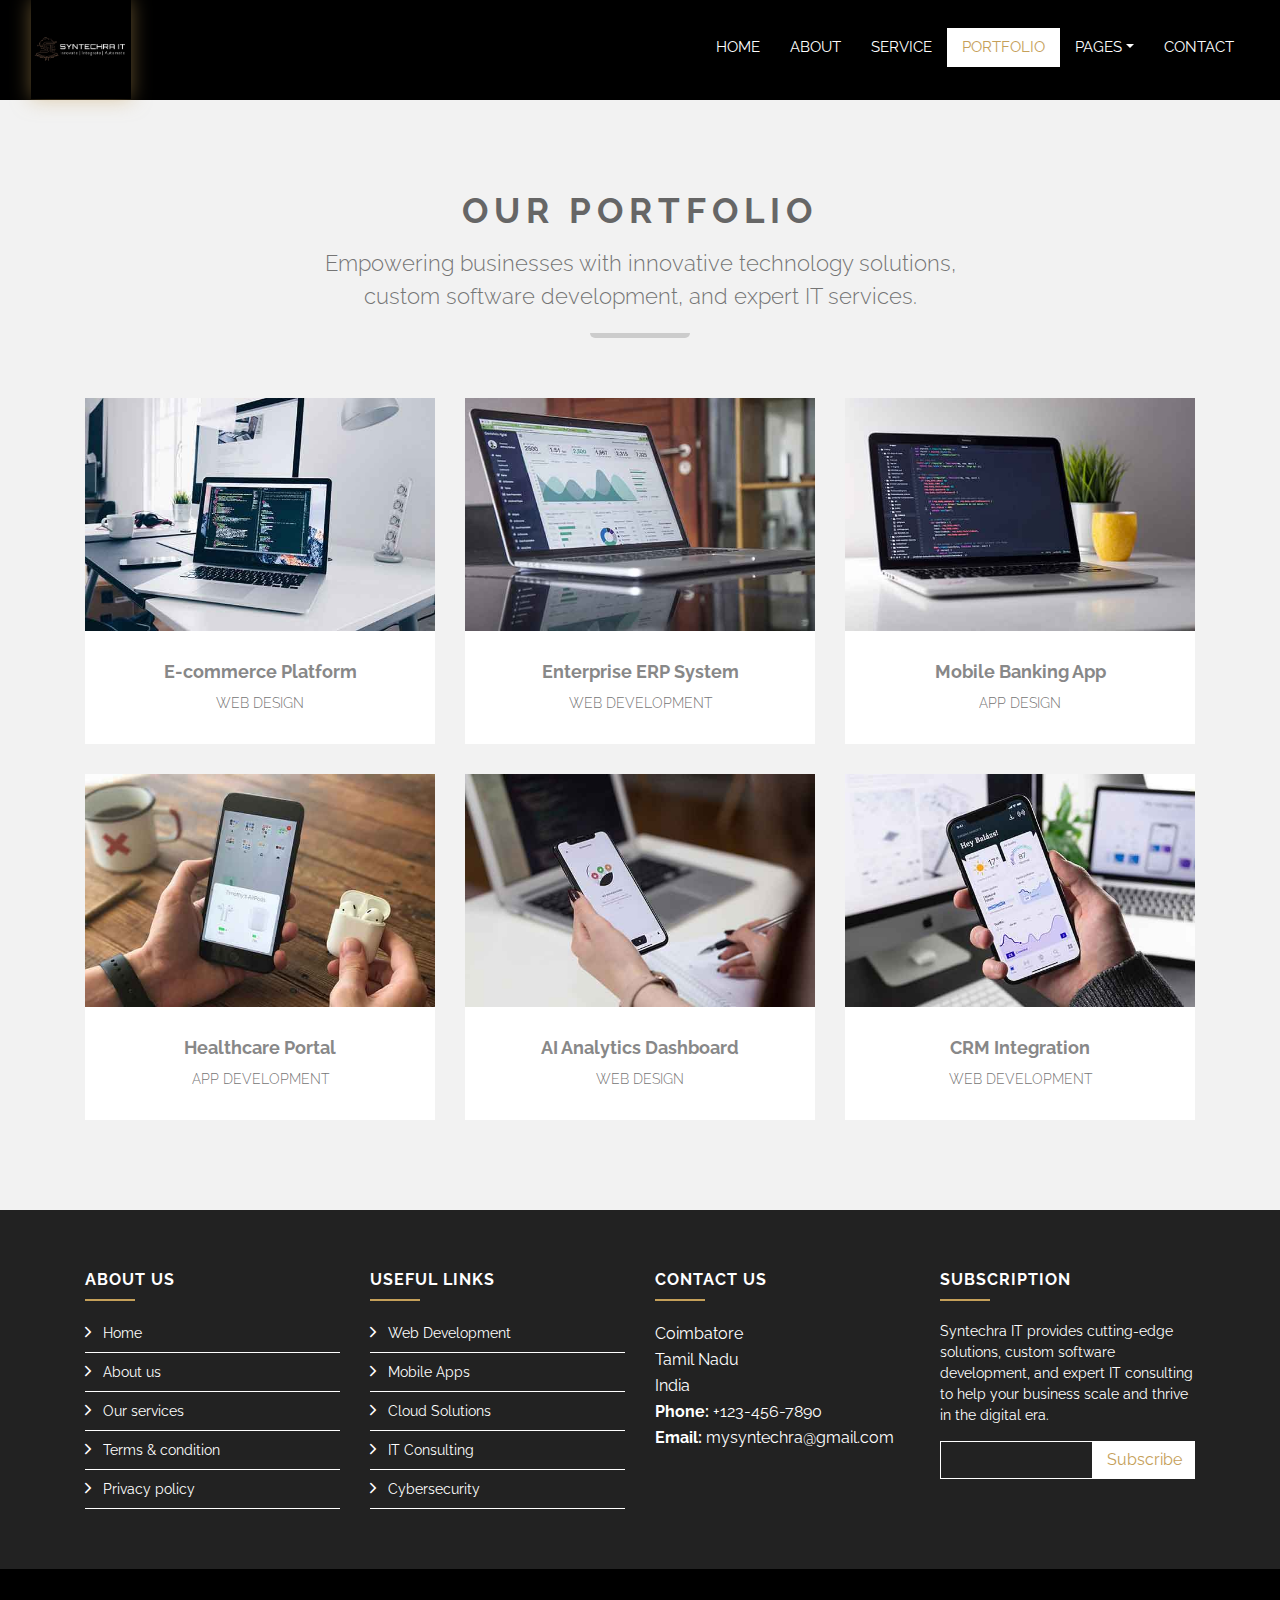
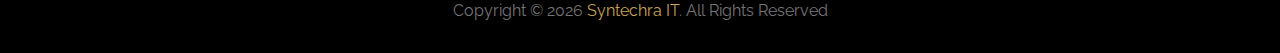
<file: portfolio.html>
<!DOCTYPE html>
<html lang="en">
    <head>
        <meta charset="utf-8">
        <title>Syntechra IT</title>
        <meta content="width=device-width, initial-scale=1.0" name="viewport">
        <meta content="Syntechra IT" name="keywords">
        <meta content="Syntechra IT" name="description">

        <!-- Favicon -->
        <link href="img/favicon.ico" rel="icon">

        <!-- Google Font -->
        <link href="https://fonts.googleapis.com/css?family=Raleway:200,300,400,500,600,700,800,900&display=swap" rel="stylesheet"> 

        <!-- Libraries CSS -->
        <link href="lib/bootstrap/css/bootstrap.min.css" rel="stylesheet">
        <link href="lib/ionicons/css/ionicons.min.css" rel="stylesheet">
        <link href="lib/owlcarousel/assets/owl.carousel.min.css" rel="stylesheet">
        <link href="lib/lightbox/css/lightbox.min.css" rel="stylesheet">

        <!-- Main Stylesheet -->
        <link href="css/style.css" rel="stylesheet">
    </head>

    <body>
        <!-- Nav Start -->
        <div id="nav">
            <div class="container-fluid">
                <nav class="navbar navbar-expand-md bg-dark navbar-dark">
                    <a href="index.html" class="navbar-brand">
                        <img src="img/syntechra_logo.jpeg" alt="Logo">
                    </a>
                    <button type="button" class="navbar-toggler" data-toggle="collapse" data-target="#navbarCollapse">
                        <span class="navbar-toggler-icon"></span>
                    </button>

                    <div class="collapse navbar-collapse justify-content-between" id="navbarCollapse">
                        <div class="navbar-nav ml-auto">
                            <a href="index.html" class="nav-item nav-link">Home</a>
                            <a href="about.html" class="nav-item nav-link">About</a>
                            <a href="service.html" class="nav-item nav-link">Service</a>
                            <a href="portfolio.html" class="nav-item nav-link active">Portfolio</a>
                            <div class="nav-item dropdown">
                                <a href="#" class="nav-link dropdown-toggle" data-toggle="dropdown">Pages</a>
                                <div class="dropdown-menu">
                                    <a href="skill.html" class="dropdown-item">Skills</a>
                                    <a href="client.html" class="dropdown-item">Clients</a>
                                </div>
                            </div>
                            <a href="contact.html" class="nav-item nav-link">Contact</a>
                        </div>
                    </div>
                </nav>
            </div>
        </div>
        <!-- Nav End -->
        
        <!-- Portfolio Start -->
        <div class="portfolio mt-100">
            <div class="container">
                <div class="section-header">
                    <h2>Our Portfolio</h2>
                    <p>
                        Empowering businesses with innovative technology solutions, custom software development, and expert IT services. </p>
                </div>

                <div class="row portfolio-container">
                    <div class="col-lg-4 col-md-6 portfolio-item">
                        <div class="portfolio-img">
                            <img src="img/portfolio-1.jpg" class="img-fluid" alt="Portfolio">
                            <a href="img/portfolio-1.jpg" data-lightbox="portfolio" data-title=\"E-commerce Platform\" class="link-preview" title="Preview"><i class="ion-md-eye"></i></a>
                            <a href="" class="link-details" title="More Details"><i class="ion-md-open"></i></a>
                        </div>

                        <div class="portfolio-info">
                            <h3>E-commerce Platform</h3>
                            <p>Web Design</p>
                        </div>
                    </div>

                    <div class="col-lg-4 col-md-6 portfolio-item">
                        <div class="portfolio-img">
                            <img src="img/portfolio-2.jpg" class="img-fluid" alt="Portfolio">
                            <a href="img/portfolio-2.jpg" class="link-preview" data-lightbox="portfolio" data-title=\"Enterprise ERP System\" title="Preview"><i class="ion-md-eye"></i></a>
                            <a href="" class="link-details" title="More Details"><i class="ion-md-open"></i></a>
                        </div>

                        <div class="portfolio-info">
                            <h3>Enterprise ERP System</h3>
                            <p>Web Development</p>
                        </div>
                    </div>

                    <div class="col-lg-4 col-md-6 portfolio-item">
                        <div class="portfolio-img">
                            <img src="img/portfolio-3.jpg" class="img-fluid" alt="Portfolio">
                            <a href="img/portfolio-3.jpg" class="link-preview" data-lightbox="portfolio" data-title=\"Mobile Banking App\" title="Preview"><i class="ion-md-eye"></i></a>
                            <a href="" class="link-details" title="More Details"><i class="ion-md-open"></i></a>
                        </div>

                        <div class="portfolio-info">
                            <h3>Mobile Banking App</h3>
                            <p>App Design</p>
                        </div>
                    </div>

                    <div class="col-lg-4 col-md-6 portfolio-item">
                        <div class="portfolio-img">
                            <img src="img/portfolio-4.jpg" class="img-fluid" alt="Portfolio">
                            <a href="img/portfolio-4.jpg" data-lightbox="portfolio" data-title=\"E-commerce Platform\" class="link-preview" title="Preview"><i class="ion-md-eye"></i></a>
                            <a href="" class="link-details" title="More Details"><i class="ion-md-open"></i></a>
                        </div>

                        <div class="portfolio-info">
                            <h3>Healthcare Portal</h3>
                            <p>App Development</p>
                        </div>
                    </div>

                    <div class="col-lg-4 col-md-6 portfolio-item">
                        <div class="portfolio-img">
                            <img src="img/portfolio-5.jpg" class="img-fluid" alt="Portfolio">
                            <a href="img/portfolio-5.jpg" class="link-preview" data-lightbox="portfolio" data-title=\"Enterprise ERP System\" title="Preview"><i class="ion-md-eye"></i></a>
                            <a href="" class="link-details" title="More Details"><i class="ion-md-open"></i></a>
                        </div>

                        <div class="portfolio-info">
                            <h3>AI Analytics Dashboard</h3>
                            <p>Web Design</p>
                        </div>
                    </div>

                    <div class="col-lg-4 col-md-6 portfolio-item">
                        <div class="portfolio-img">
                            <img src="img/portfolio-6.jpg" class="img-fluid" alt="Portfolio">
                            <a href="img/portfolio-6.jpg" class="link-preview" data-lightbox="portfolio" data-title=\"Mobile Banking App\" title="Preview"><i class="ion-md-eye"></i></a>
                            <a href="" class="link-details" title="More Details"><i class="ion-md-open"></i></a>
                        </div>

                        <div class="portfolio-info">
                            <h3>CRM Integration</h3>
                            <p>Web Development</p>
                        </div>
                    </div>
                </div>
            </div>
        </div>
        <!-- Portfolio End -->

        <!-- Footer Start -->
        <div class="footer">
            <div class="footer-top">
                <div class="container">
                    <div class="row">
                        <div class="col-lg-3 col-md-6 footer-links">
                            <h4>About Us</h4>
                            <ul>
                                <li><i class="ion-ios-arrow-forward"></i> <a href="#">Home</a></li>
                                <li><i class="ion-ios-arrow-forward"></i> <a href="#">About us</a></li>
                                <li><i class="ion-ios-arrow-forward"></i> <a href="#">Our services</a></li>
                                <li><i class="ion-ios-arrow-forward"></i> <a href="#">Terms & condition</a></li>
                                <li><i class="ion-ios-arrow-forward"></i> <a href="#">Privacy policy</a></li>
                            </ul>
                        </div>
                        <div class="col-lg-3 col-md-6 footer-links">
                            <h4>Useful Links</h4>
                            <ul>
                                <li><i class="ion-ios-arrow-forward"></i> <a href="#">Web Development</a></li>
                                <li><i class="ion-ios-arrow-forward"></i> <a href="#">Mobile Apps</a></li>
                                <li><i class="ion-ios-arrow-forward"></i> <a href="#">Cloud Solutions</a></li>
                                <li><i class="ion-ios-arrow-forward"></i> <a href="#">IT Consulting</a></li>
                                <li><i class="ion-ios-arrow-forward"></i> <a href="#">Cybersecurity</a></li>
                            </ul>
                        </div>


                        <div class="col-lg-3 col-md-6 footer-contact">
                            <h4>Contact Us</h4>
                            <p>
                                Coimbatore<br>
                                Tamil Nadu<br>
                                India <br>
                                <strong>Phone:</strong> +123-456-7890<br>
                                <strong>Email:</strong> mysyntechra@gmail.com<br>
                            </p>

                        </div>

                        <div class="col-lg-3 col-md-6 footer-newsletter">
                            <h4>Subscription</h4>
                            <p>Syntechra IT provides cutting-edge solutions, custom software development, and expert IT consulting to help your business scale and thrive in the digital era.</p>
                            <form action="" method="post">
                                <input type="email" name="email"><input type="submit"  value="Subscribe">
                            </form>
                        </div>

                    </div>
                </div>
            </div>

            <div class="container">
                <div class="row align-items-center">
                    <div class="col-md-12 copyright text-center">
                        Copyright &copy; 2026 <a href="">Syntechra IT</a>. All Rights Reserved
                    </div>
                </div>
            </div>
        </div>
        <!-- Footer End -->

        <a href="#" class="back-to-top"><i class="ion-ios-arrow-up"></i></a>

        <!-- Libraries JS -->
        <script src="lib/jquery/jquery.min.js"></script>
        <script src="lib/jquery/jquery-migrate.min.js"></script>
        <script src="lib/bootstrap/js/bootstrap.bundle.min.js"></script>
        <script src="lib/easing/easing.min.js"></script>
        <script src="lib/waypoints/waypoints.min.js"></script>
        <script src="lib/counterup/counterup.min.js"></script>
        <script src="lib/owlcarousel/owl.carousel.min.js"></script>
        <script src="lib/lightbox/js/lightbox.min.js"></script>

        <!-- Main Javascript -->
        <script src="js/main.js"></script>

    </body>
</html>
</file>
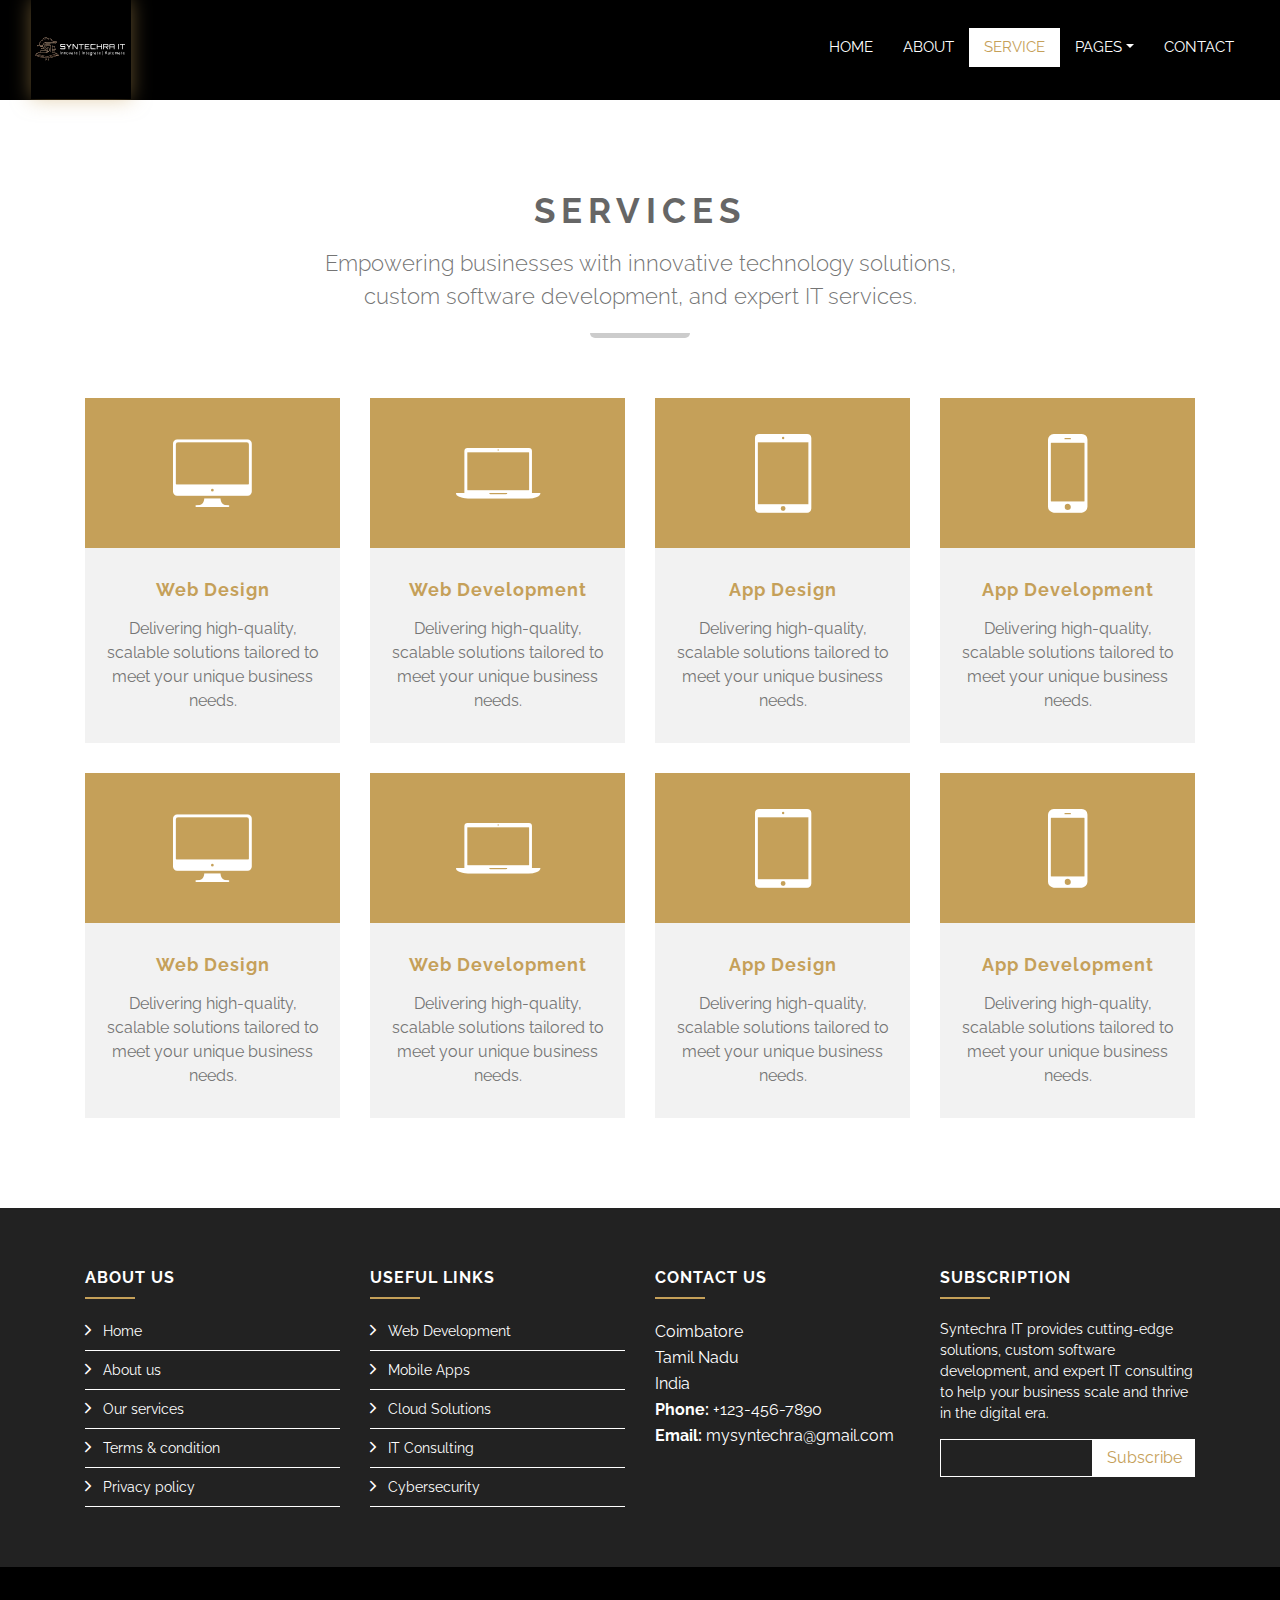
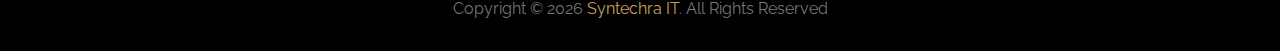
<file: service.html>
<!DOCTYPE html>
<html lang="en">

<head>
    <meta charset="utf-8">
    <title>Syntechra IT</title>
    <meta content="width=device-width, initial-scale=1.0" name="viewport">
    <meta content="Syntechra IT" name="keywords">
    <meta content="Syntechra IT" name="description">

    <!-- Favicon -->
    <link href="img/favicon.ico" rel="icon">

    <!-- Google Font -->
    <link href="https://fonts.googleapis.com/css?family=Raleway:200,300,400,500,600,700,800,900&display=swap"
        rel="stylesheet">

    <!-- Libraries CSS -->
    <link href="lib/bootstrap/css/bootstrap.min.css" rel="stylesheet">
    <link href="lib/ionicons/css/ionicons.min.css" rel="stylesheet">
    <link href="lib/owlcarousel/assets/owl.carousel.min.css" rel="stylesheet">
    <link href="lib/lightbox/css/lightbox.min.css" rel="stylesheet">

    <!-- Main Stylesheet -->
    <link href="css/style.css" rel="stylesheet">
</head>

<body>
    <!-- Nav Start -->
    <div id="nav">
        <div class="container-fluid">
            <nav class="navbar navbar-expand-md bg-dark navbar-dark">
                <a href="index.html" class="navbar-brand">
                    <img src="img/syntechra_logo_svg.svg" alt="Logo">
                </a>
                <button type="button" class="navbar-toggler" data-toggle="collapse" data-target="#navbarCollapse">
                    <span class="navbar-toggler-icon"></span>
                </button>

                <div class="collapse navbar-collapse justify-content-between" id="navbarCollapse">
                    <div class="navbar-nav ml-auto">
                        <a href="index.html" class="nav-item nav-link">Home</a>
                        <a href="about.html" class="nav-item nav-link">About</a>
                        <a href="service.html" class="nav-item nav-link active">Service</a>
                        <div class="nav-item dropdown">
                            <a href="#" class="nav-link dropdown-toggle" data-toggle="dropdown">Pages</a>
                            <div class="dropdown-menu">
                                <a href="skill.html" class="dropdown-item">Skills</a>
                            </div>
                        </div>
                        <a href="contact.html" class="nav-item nav-link">Contact</a>
                    </div>
                </div>
            </nav>
        </div>
    </div>
    <!-- Nav End -->

    <!-- Service Start -->
    <div class="service mt-100">
        <div class="container">
            <div class="section-header">
                <h2>Services</h2>
                <p>
                    Empowering businesses with innovative technology solutions, custom software development, and expert
                    IT services. </p>
            </div>
            <div class="row">
                <div class="col-sm-6 col-md-4 col-lg-3">
                    <div class="service-item">
                        <div class="service-icon">
                            <i class="ion-ios-desktop"></i>
                        </div>
                        <div class="service-detail">
                            <h4><a href="">Web Design</a></h4>
                            <p>Delivering high-quality, scalable solutions tailored to meet your unique business needs.
                            </p>
                        </div>
                    </div>
                </div>
                <div class="col-sm-6 col-md-4 col-lg-3">
                    <div class="service-item">
                        <div class="service-icon">
                            <i class="ion-ios-laptop"></i>
                        </div>
                        <div class="service-detail">
                            <h4><a href="">Web Development</a></h4>
                            <p>Delivering high-quality, scalable solutions tailored to meet your unique business needs.
                            </p>
                        </div>
                    </div>
                </div>
                <div class="col-sm-6 col-md-4 col-lg-3">
                    <div class="service-item">
                        <div class="service-icon">
                            <i class="ion-ios-tablet-portrait"></i>
                        </div>
                        <div class="service-detail">
                            <h4><a href="">App Design</a></h4>
                            <p>Delivering high-quality, scalable solutions tailored to meet your unique business needs.
                            </p>
                        </div>
                    </div>
                </div>
                <div class="col-sm-6 col-md-4 col-lg-3">
                    <div class="service-item">
                        <div class="service-icon">
                            <i class="ion-ios-phone-portrait"></i>
                        </div>
                        <div class="service-detail">
                            <h4><a href="">App Development</a></h4>
                            <p>Delivering high-quality, scalable solutions tailored to meet your unique business needs.
                            </p>
                        </div>
                    </div>
                </div>
                <div class="col-sm-6 col-md-4 col-lg-3">
                    <div class="service-item">
                        <div class="service-icon">
                            <i class="ion-ios-desktop"></i>
                        </div>
                        <div class="service-detail">
                            <h4><a href="">Web Design</a></h4>
                            <p>Delivering high-quality, scalable solutions tailored to meet your unique business needs.
                            </p>
                        </div>
                    </div>
                </div>
                <div class="col-sm-6 col-md-4 col-lg-3">
                    <div class="service-item">
                        <div class="service-icon">
                            <i class="ion-ios-laptop"></i>
                        </div>
                        <div class="service-detail">
                            <h4><a href="">Web Development</a></h4>
                            <p>Delivering high-quality, scalable solutions tailored to meet your unique business needs.
                            </p>
                        </div>
                    </div>
                </div>
                <div class="col-sm-6 col-md-4 col-lg-3">
                    <div class="service-item">
                        <div class="service-icon">
                            <i class="ion-ios-tablet-portrait"></i>
                        </div>
                        <div class="service-detail">
                            <h4><a href="">App Design</a></h4>
                            <p>Delivering high-quality, scalable solutions tailored to meet your unique business needs.
                            </p>
                        </div>
                    </div>
                </div>
                <div class="col-sm-6 col-md-4 col-lg-3">
                    <div class="service-item">
                        <div class="service-icon">
                            <i class="ion-ios-phone-portrait"></i>
                        </div>
                        <div class="service-detail">
                            <h4><a href="">App Development</a></h4>
                            <p>Delivering high-quality, scalable solutions tailored to meet your unique business needs.
                            </p>
                        </div>
                    </div>
                </div>
            </div>
        </div>
    </div>
    <!-- Service End -->

    <!-- Footer Start -->
    <div class="footer">
        <div class="footer-top">
            <div class="container">
                <div class="row">
                    <div class="col-lg-3 col-md-6 footer-links">
                        <h4>About Us</h4>
                        <ul>
                            <li><i class="ion-ios-arrow-forward"></i> <a href="#">Home</a></li>
                            <li><i class="ion-ios-arrow-forward"></i> <a href="#">About us</a></li>
                            <li><i class="ion-ios-arrow-forward"></i> <a href="#">Our services</a></li>
                            <li><i class="ion-ios-arrow-forward"></i> <a href="#">Terms & condition</a></li>
                            <li><i class="ion-ios-arrow-forward"></i> <a href="#">Privacy policy</a></li>
                        </ul>
                    </div>
                    <div class="col-lg-3 col-md-6 footer-links">
                        <h4>Useful Links</h4>
                        <ul>
                            <li><i class="ion-ios-arrow-forward"></i> <a href="#">Web Development</a></li>
                            <li><i class="ion-ios-arrow-forward"></i> <a href="#">Mobile Apps</a></li>
                            <li><i class="ion-ios-arrow-forward"></i> <a href="#">Cloud Solutions</a></li>
                            <li><i class="ion-ios-arrow-forward"></i> <a href="#">IT Consulting</a></li>
                            <li><i class="ion-ios-arrow-forward"></i> <a href="#">Cybersecurity</a></li>
                        </ul>
                    </div>


                    <div class="col-lg-3 col-md-6 footer-contact">
                        <h4>Contact Us</h4>
                        <p>
                            Coimbatore<br>
                            Tamil Nadu<br>
                            India <br>
                            <strong>Phone:</strong> +123-456-7890<br>
                            <strong>Email:</strong> mysyntechra@gmail.com<br>
                        </p>

                    </div>

                    <div class="col-lg-3 col-md-6 footer-newsletter">
                        <h4>Subscription</h4>
                        <p>Syntechra IT provides cutting-edge solutions, custom software development, and expert IT
                            consulting to help your business scale and thrive in the digital era.</p>
                        <form action="" method="post">
                            <input type="email" name="email"><input type="submit" value="Subscribe">
                        </form>
                    </div>

                </div>
            </div>
        </div>

        <div class="container">
            <div class="row align-items-center">
                <div class="col-md-12 copyright text-center">
                    Copyright &copy; 2026 <a href="">Syntechra IT</a>. All Rights Reserved
                </div>
            </div>
        </div>
    </div>
    <!-- Footer End -->

    <a href="#" class="back-to-top"><i class="ion-ios-arrow-up"></i></a>

    <!-- Libraries JS -->
    <script src="lib/jquery/jquery.min.js"></script>
    <script src="lib/jquery/jquery-migrate.min.js"></script>
    <script src="lib/bootstrap/js/bootstrap.bundle.min.js"></script>
    <script src="lib/easing/easing.min.js"></script>
    <script src="lib/waypoints/waypoints.min.js"></script>
    <script src="lib/counterup/counterup.min.js"></script>
    <script src="lib/owlcarousel/owl.carousel.min.js"></script>
    <script src="lib/lightbox/js/lightbox.min.js"></script>

    <!-- Main Javascript -->
    <script src="js/main.js"></script>

</body>

</html>
</file>
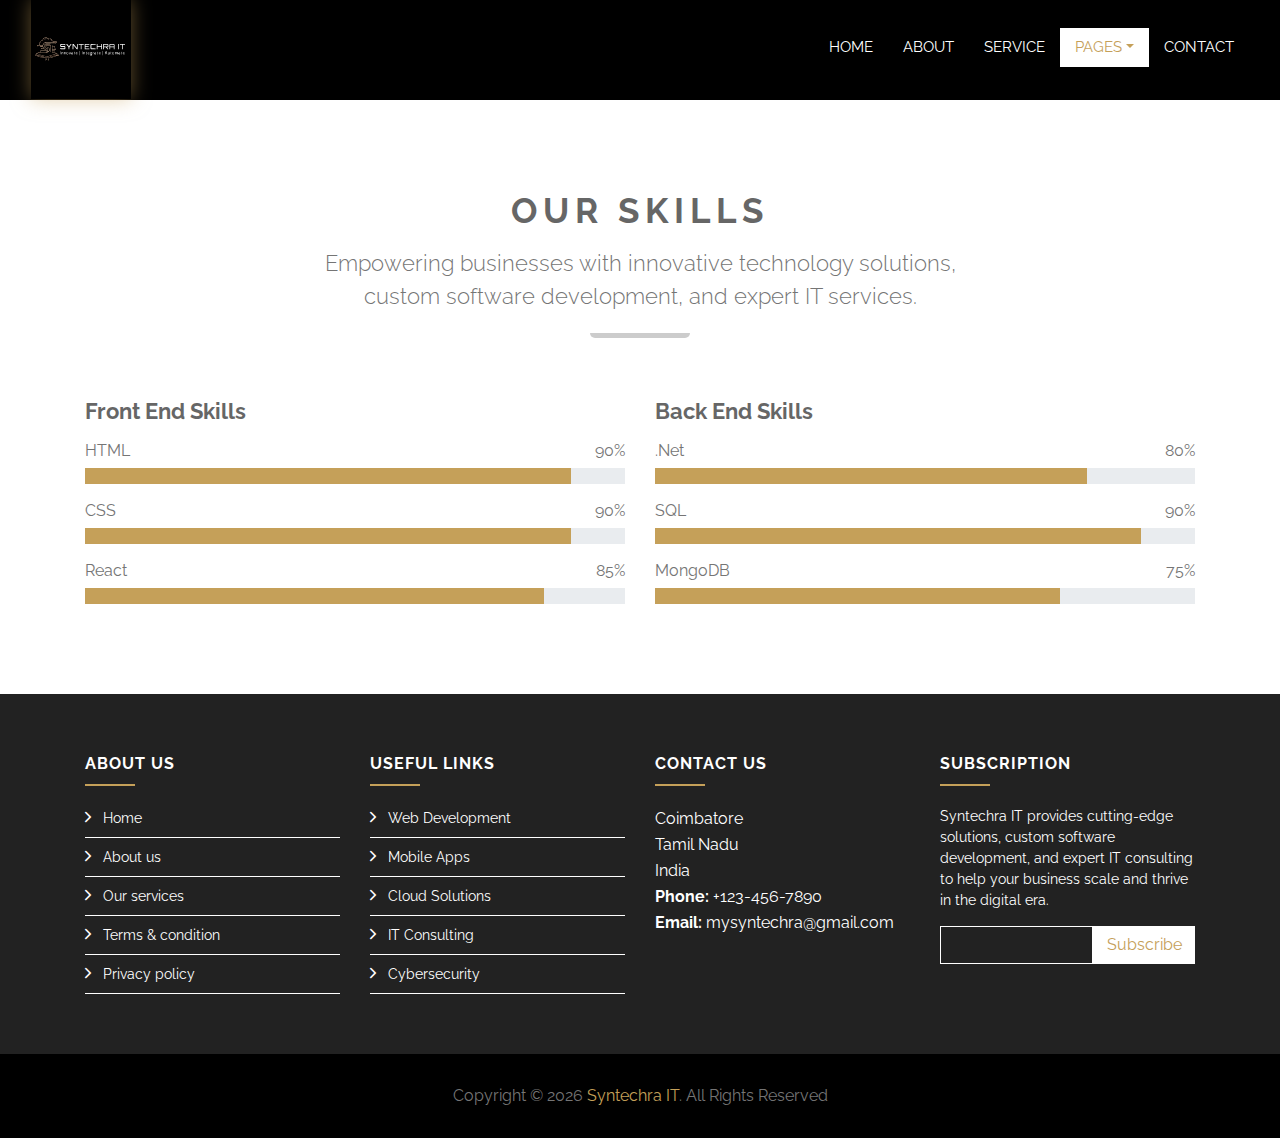
<file: skill.html>
<!DOCTYPE html>
<html lang="en">

<head>
    <meta charset="utf-8">
    <title>Syntechra IT</title>
    <meta content="width=device-width, initial-scale=1.0" name="viewport">
    <meta content="Syntechra IT" name="keywords">
    <meta content="Syntechra IT" name="description">

    <!-- Favicon -->
    <link href="img/favicon.ico" rel="icon">

    <!-- Google Font -->
    <link href="https://fonts.googleapis.com/css?family=Raleway:200,300,400,500,600,700,800,900&display=swap"
        rel="stylesheet">

    <!-- Libraries CSS -->
    <link href="lib/bootstrap/css/bootstrap.min.css" rel="stylesheet">
    <link href="lib/ionicons/css/ionicons.min.css" rel="stylesheet">
    <link href="lib/owlcarousel/assets/owl.carousel.min.css" rel="stylesheet">
    <link href="lib/lightbox/css/lightbox.min.css" rel="stylesheet">

    <!-- Main Stylesheet -->
    <link href="css/style.css" rel="stylesheet">
</head>

<body>
    <!-- Nav Start -->
    <div id="nav">
        <div class="container-fluid">
            <nav class="navbar navbar-expand-md bg-dark navbar-dark">
                <a href="index.html" class="navbar-brand">
                    <img src="img/syntechra_logo_svg.svg" alt="Logo">
                </a>
                <button type="button" class="navbar-toggler" data-toggle="collapse" data-target="#navbarCollapse">
                    <span class="navbar-toggler-icon"></span>
                </button>

                <div class="collapse navbar-collapse justify-content-between" id="navbarCollapse">
                    <div class="navbar-nav ml-auto">
                        <a href="index.html" class="nav-item nav-link">Home</a>
                        <a href="about.html" class="nav-item nav-link">About</a>
                        <a href="service.html" class="nav-item nav-link">Service</a>
                        <div class="nav-item dropdown">
                            <a href="#" class="nav-link dropdown-toggle active" data-toggle="dropdown">Pages</a>
                            <div class="dropdown-menu">
                                <a href="skill.html" class="dropdown-item active">Skills</a>
                            </div>
                        </div>
                        <a href="contact.html" class="nav-item nav-link">Contact</a>
                    </div>
                </div>
            </nav>
        </div>
    </div>
    <!-- Nav End -->

    <!-- Skills Start-->
    <div class="skills mt-100">
        <div class="container">
            <div class="section-header">
                <h2>Our Skills</h2>
                <p>
                    Empowering businesses with innovative technology solutions, custom software development, and expert
                    IT services. </p>
            </div>

            <div class="row">
                <div class="col-md-6">
                    <div class="skill-item">
                        <h3>Front End Skills</h3>
                        <div class="skill-name">
                            <p>HTML</p>
                            <p>90%</p>
                        </div>
                        <div class="progress">
                            <div class="progress-bar" role="progressbar" aria-valuenow="90" aria-valuemin="0"
                                aria-valuemax="100" style="width: 90%"></div>
                        </div>

                        <div class="skill-name">
                            <p>CSS</p>
                            <p>90%</p>
                        </div>
                        <div class="progress">
                            <div class="progress-bar" role="progressbar" aria-valuenow="90" aria-valuemin="0"
                                aria-valuemax="100" style="width: 90%"></div>
                        </div>

                        <div class="skill-name">
                            <p>React</p>
                            <p>85%</p>
                        </div>
                        <div class="progress">
                            <div class="progress-bar" role="progressbar" aria-valuenow="85" aria-valuemin="0"
                                aria-valuemax="100" style="width: 85%"></div>
                        </div>
                    </div>
                </div>
                <div class="col-md-6">
                    <div class="skill-item">
                        <h3>Back End Skills</h3>
                        <div class="skill-name">
                            <p>.Net</p>
                            <p>80%</p>
                        </div>
                        <div class="progress">
                            <div class="progress-bar" role="progressbar" aria-valuenow="80" aria-valuemin="0"
                                aria-valuemax="100" style="width: 80%"></div>
                        </div>

                        <div class="skill-name">
                            <p>SQL</p>
                            <p>90%</p>
                        </div>
                        <div class="progress">
                            <div class="progress-bar" role="progressbar" aria-valuenow="90" aria-valuemin="0"
                                aria-valuemax="100" style="width: 90%"></div>
                        </div>

                        <div class="skill-name">
                            <p>MongoDB</p>
                            <p>75%</p>
                        </div>
                        <div class="progress">
                            <div class="progress-bar" role="progressbar" aria-valuenow="75" aria-valuemin="0"
                                aria-valuemax="100" style="width: 75%"></div>
                        </div>
                    </div>
                </div>

            </div>
        </div>
    </div>
    <!-- Skills End-->

    <!-- Footer Start -->
    <div class="footer">
        <div class="footer-top">
            <div class="container">
                <div class="row">
                    <div class="col-lg-3 col-md-6 footer-links">
                        <h4>About Us</h4>
                        <ul>
                            <li><i class="ion-ios-arrow-forward"></i> <a href="#">Home</a></li>
                            <li><i class="ion-ios-arrow-forward"></i> <a href="#">About us</a></li>
                            <li><i class="ion-ios-arrow-forward"></i> <a href="#">Our services</a></li>
                            <li><i class="ion-ios-arrow-forward"></i> <a href="#">Terms & condition</a></li>
                            <li><i class="ion-ios-arrow-forward"></i> <a href="#">Privacy policy</a></li>
                        </ul>
                    </div>
                    <div class="col-lg-3 col-md-6 footer-links">
                        <h4>Useful Links</h4>
                        <ul>
                            <li><i class="ion-ios-arrow-forward"></i> <a href="#">Web Development</a></li>
                            <li><i class="ion-ios-arrow-forward"></i> <a href="#">Mobile Apps</a></li>
                            <li><i class="ion-ios-arrow-forward"></i> <a href="#">Cloud Solutions</a></li>
                            <li><i class="ion-ios-arrow-forward"></i> <a href="#">IT Consulting</a></li>
                            <li><i class="ion-ios-arrow-forward"></i> <a href="#">Cybersecurity</a></li>
                        </ul>
                    </div>


                    <div class="col-lg-3 col-md-6 footer-contact">
                        <h4>Contact Us</h4>
                        <p>
                            Coimbatore<br>
                            Tamil Nadu<br>
                            India <br>
                            <strong>Phone:</strong> +123-456-7890<br>
                            <strong>Email:</strong> mysyntechra@gmail.com<br>
                        </p>

                    </div>

                    <div class="col-lg-3 col-md-6 footer-newsletter">
                        <h4>Subscription</h4>
                        <p>Syntechra IT provides cutting-edge solutions, custom software development, and expert IT
                            consulting to help your business scale and thrive in the digital era.</p>
                        <form action="" method="post">
                            <input type="email" name="email"><input type="submit" value="Subscribe">
                        </form>
                    </div>

                </div>
            </div>
        </div>

        <div class="container">
            <div class="row align-items-center">
                <div class="col-md-12 copyright text-center">
                    Copyright &copy; 2026 <a href="">Syntechra IT</a>. All Rights Reserved
                </div>
            </div>
        </div>
    </div>
    <!-- Footer End -->

    <a href="#" class="back-to-top"><i class="ion-ios-arrow-up"></i></a>

    <!-- Libraries JS -->
    <script src="lib/jquery/jquery.min.js"></script>
    <script src="lib/jquery/jquery-migrate.min.js"></script>
    <script src="lib/bootstrap/js/bootstrap.bundle.min.js"></script>
    <script src="lib/easing/easing.min.js"></script>
    <script src="lib/waypoints/waypoints.min.js"></script>
    <script src="lib/counterup/counterup.min.js"></script>
    <script src="lib/owlcarousel/owl.carousel.min.js"></script>
    <script src="lib/lightbox/js/lightbox.min.js"></script>

    <!-- Main Javascript -->
    <script src="js/main.js"></script>

</body>

</html>
</file>
<file: css/style.css>
/**************************************/
/************ General CSS *************/
/**************************************/
body {
    color: #757575;
    font-family: 'Raleway', sans-serif;
    background: #ffffff;
}

a {
    color: #c5a059;
    transition: 0.3s;
}

a:hover,
a:active,
a:focus {
    color: #666666;
    outline: none;
    text-decoration: none;
}

p {
    color: #757575;
    padding: 0;
    margin: 0 0 15px 0;
}

h1,
h2,
h3,
h4,
h5,
h6 {
    font-weight: 700;
    color: #888888;
    margin: 0 0 15px 0;
    padding: 0;
}

h4,
h5,
h6 {
    font-weight: 400;
}

.mt-100 {
    margin-top: 100px;
}



/**************************************/
/********** Back to Top CSS ***********/
/**************************************/
.back-to-top {
    position: fixed;
    display: none;
    background: #c5a059;
    color: #ffffff;
    width: 45px;
    height: 45px;
    text-align: center;
    line-height: 1;
    font-size: 44px;
    right: 15px;
    bottom: 15px;
    transition: background 0.3s;
    z-index: 9;
}

.back-to-top i {
    color: #ffffff;
}



/**************************************/
/************** Nav CSS ***************/
/**************************************/
#nav {
    position: fixed;
    top: 0;
    width: 100%;
    height: 100px;
    padding: 20px 0;
    z-index: 999;
}

#nav.nav-sticky {
    height: 70px;
    padding: 8px 0;
    box-shadow: 0 2px 5px rgba(0, 0, 0, .3);
    border-bottom: 2px solid #c5a059;
    transition: all 0.3s;
}

#nav .navbar {
    height: 100%;
    background: transparent !important;
}

#nav .navbar-brand {
    padding: 0;
}

#nav .navbar-brand img {
    position: absolute;
    max-height: 100px;
    margin-top: -48px;
    z-index: 1000;
    filter: drop-shadow(0 0 10px rgba(197, 160, 89, 0.5));
    transition: all .5s;
}

#nav.nav-sticky .navbar-brand img {
    position: absolute;
    max-height: 80px;
    margin-top: -38px;
    transition: all .5s;
}

#nav .nav-link,
#nav .nav-link:focus,
#nav .nav-link:hover,
#nav .nav-link.active {
    color: #ffffff;
}

#nav .nav-link:hover,
#nav .nav-link.active {
    color: #c5a059;
    background: #ffffff;
    transition: none;
}

#nav .dropdown-menu {
    margin-top: 0;
    border: 0;
    border-radius: 0;
    background: #f8f9fa;
}

@media (min-width: 768px) {

    #nav,
    #nav .navbar {
        background: rgba(0, 0, 0, 1) !important;
    }

    #nav a.nav-link {
        padding: 8px 15px;
        font-size: 15px;
        text-transform: uppercase;
    }
}

@media (max-width: 768px) {

    #nav,
    #nav .navbar {
        background: rgba(0, 0, 0, 1) !important;
    }

    #nav a.nav-link {
        padding: 5px;
    }

    #nav .dropdown-menu {
        box-shadow: none;
    }

    #nav .container-fluid {
        padding: 0;
    }
}



/**************************************/
/************* Header CSS *************/
/**************************************/
.header {
    position: relative;
    width: 100%;
    background: #ffffff;
    margin-top: 100px;
}

.header .carousel-item {
    position: relative;
    width: 100%;
    overflow: hidden;
}

.header .carousel-img {
    text-align: center;
}

.header .carousel-img img {
    max-width: 100%;
    max-height: 100%;
}

.header .carousel-content {
    padding: 30px;
    text-align: center;
}

.header .carousel-content h2 {
    color: #c5a059;
    font-size: 45px;
    font-weight: 700;
    letter-spacing: 3px;
    text-transform: capitalize;
}

.header .carousel-content p {
    color: #353535;
    font-size: 22px;
    font-weight: 500;
    letter-spacing: 1px;
    margin-bottom: 25px;
}

.header .carousel-content .btn {
    padding: 12px 30px;
    color: #ffffff;
    border-radius: 0;
    background: #c5a059;
}

.header .carousel-content .btn:hover {
    background: #888888;
}

.carousel-control-next i,
.carousel-control-prev i {
    color: #888888;
    font-size: 45px;
}

.carousel-indicators li {
    width: 20px;
    height: 0px;
    background: #888888;
}



/**************************************/
/******** Section Header CSS **********/
/**************************************/
.section-header {
    position: relative;
    max-width: 700px;
    margin: 0 auto 60px auto;
    padding-bottom: 25px;
}

.section-header h2 {
    color: #666666;
    font-size: 35px;
    font-weight: 700;
    text-transform: uppercase;
    letter-spacing: 6px;
    text-align: center;
}

.section-header::after {
    content: '';
    position: absolute;
    display: inline-block;
    width: 100px;
    height: 5px;
    background: #cccccc;
    border-radius: 0 0 5px 5px;
    bottom: 0;
    left: calc(50% - 50px);
}

.section-header p {
    font-size: 22px;
    font-weight: 300;
    text-align: center;
    margin: 0;
}



/**************************************/
/********* About + Single CSS *********/
/**************************************/
.about,
.single {
    position: relative;
    padding: 90px 0 60px 0;
    background: #f2f2f2;
}

.about .col-md-12,
.about .col-md-6,
.single .col-md-12,
.single .col-md-6 {
    margin-bottom: 30px;
}

.about .about-img,
.single .single-img {
    position: relative;
    overflow: hidden;
}

.about .about-img img,
.single .single-img img {
    width: 100%;
}

.about .about-content,
.single .single-content {
    position: relative;
    width: 80%;
    margin: -100px auto 0 auto;
    padding: 30px;
    background: #ffffff;
}

.about .about-content h2,
.single .single-content h2 {
    font-size: 25px;
    font-weight: 700;
}

.about .about-content p,
.single .single-content p {
    font-size: 16px;
    font-weight: 300;
}

.about .btn,
.single .btn {
    font-size: 14px;
    letter-spacing: 1px;
    color: #ffffff;
    background: #999999;
    border-radius: 0;
}

.about .btn:hover,
.single .btn:hover {
    background: #c5a059;
}



/**************************************/
/************ Services CSS ************/
/**************************************/
.service {
    background: #ffffff;
    padding: 90px 0 60px 0;
    text-align: center;
}

.service .service-item {
    position: relative;
    width: 100%;
    text-align: center;
    margin-bottom: 30px;
}

.service .service-icon {
    position: relative;
    width: 100%;
    padding: 30px 15px;
    background: #c5a059;
}

.service .service-icon i {
    font-size: 90px;
    line-height: 0;
    color: #ffffff;
}

.service .service-detail {
    position: relative;
    width: 100%;
    padding: 30px 15px;
    background: #f2f2f2;
}

.service .service-detail h4,
.service .service-detail h4 a {
    font-size: 18px;
    font-weight: 700;
    line-height: 24px;
    letter-spacing: 1px;
    text-transform: capitalize;
}

.service .service-detail p {
    margin: 0;
}



/**************************************/
/********* Call To Action CSS *********/
/**************************************/
.call-to-action {
    position: relative;
    padding: 90px 0;
    background: #c5a059;
}

.call-to-action .container {
    max-width: 700px;
}

.call-to-action .section-header h2 {
    color: #ffffff;
}

.call-to-action .section-header::before {
    background: #ffffff;
}

.call-to-action .section-header p {
    color: #ffffff;
}

.call-to-action .btn {
    padding: 15px 30px;
    color: #c5a059;
    font-weight: 700;
    font-size: 18px;
    letter-spacing: 1px;
    text-transform: uppercase;
    background: #ffffff;
    border-radius: 0;
    transition: 0.3s;
}

.call-to-action .btn:hover {
    color: #ffffff;
    background: #353535;
}



/**************************************/
/************* Pricing CSS ************/
/**************************************/
.pricing {
    background: #f2f2f2;
    padding: 90px 0 60px 0;
}

.pricing .price-content {
    position: relative;
    background: #ffffff;
    text-align: center;
    margin-bottom: 30px;
}

.pricing .price-plan {
    display: block;
    background: #353535;
    margin: 0 0 30px;
    padding: 20px 0;
}

.pricing .price-plan i {
    color: #ffffff;
    font-size: 60px;
    line-height: 80px;
}

.pricing .price-title {
    display: block;
    color: #ffffff;
    font-size: 30px;
    letter-spacing: 2px;
    margin-bottom: 10px;
}

.pricing .price-amount {
    position: relative;
    font-family: 'Arial, Helvetica', sans-serif;
    color: #ffffff;
    font-size: 60px;
    font-weight: 900;
    margin: 0;
    text-transform: uppercase;
}

.pricing .price-amount span {
    color: #ffffff;
    font-size: 22px;
    font-weight: 400;
    text-transform: lowercase;
}

.pricing .price-amount span:first-child {
    position: relative;
    top: -27px;
    left: -5px;
}

.pricing .price-date {
    color: #ffffff;
    font-size: 12px;
    margin-top: 5px;
    text-transform: uppercase;
    margin-bottom: 0;
}

.pricing .price-details {
    font-size: 16px;
    list-style: none;
    text-align: left;
}

.pricing .price-details li {
    padding: 5px 0;
}

.pricing .price-details li i.ion-md-checkmark {
    color: #c5a059;
    margin-right: 8px;
}

.pricing .price-details li i.ion-md-close {
    color: #ea4335;
    margin-right: 10px;
}

.pricing .btn {
    color: #ffffff;
    padding: 10px 30px;
    text-transform: uppercase;
    border: none;
    border-radius: 0;
}

.pricing .price-btn {
    margin-top: 10px;
    margin-bottom: 30px;
    background: #353535;
    color: #ffffff;
}

.pricing .price-btn:hover {
    background: #c5a059;
}

.pricing .features-price-btn {
    background: #c5a059;
}

.pricing .features-price-btn:hover {
    background: #353535;
}

.pricing .features-price .price-plan {
    background: #c5a059;
}

.pricing .features-price .price-plan p {
    color: #FFFFFF;
}

.pricing .features-price .price-plan .price-amount,
.pricing .features-price .price-plan .price-amount span {
    color: #ffffff;
}

.pricing .features-price .price-plan .price-title {
    color: #ffffff;
}



/**************************************/
/*********** Our Skills CSS ***********/
/**************************************/
.skills {
    position: relative;
    padding: 90px 0 60px 0;
}

.skills .skill-item {
    position: relative;
    width: 100%;
    margin-bottom: 30px;
}

.skills .skill-item h3 {
    font-size: 22px;
    font-weight: 700;
    color: #666666;
    margin-bottom: 15px;
}

.skills .skill-name {
    position: relative;
    width: 100%;
}

.skills .skill-name p {
    display: inline-block;
    margin-bottom: 5px;
    font-size: 16px;
    font-weight: 400;
}

.skills .skill-name p:last-child {
    float: right;
}

.skills .progress {
    margin-bottom: 15px;
    border-radius: 0;
}

.skills .progress .progress-bar {
    background: #c5a059;
    border-radius: 0;
}



/**************************************/
/************ Counters CSS ************/
/**************************************/
.counters {
    position: relative;
    width: 100%;
    padding: 90px 0;
    background: #c5a059;
}

.counters i {
    display: inline-block;
    font-size: 90px;
    line-height: 0;
    color: #ffffff;
    margin-bottom: 10px;
}

.counters h2 {
    font-family: 'Arial, Helvetica', sans-serif;
    font-size: 60px;
    font-weight: 900;
    letter-spacing: 5px;
    color: #ffffff;
}

.counters p {
    font-size: 22px;
    color: #ffffff;
}



/**************************************/
/************ Portfolio CSS ***********/
/**************************************/
.portfolio {
    position: relative;
    padding: 90px 0 60px 0;
    background: #f2f2f2;
}

.portfolio .portfolio-item {
    margin-bottom: 30px;
    overflow: hidden;
}

.portfolio .portfolio-item .portfolio-img {
    position: relative;
    background: #000000;
    overflow: hidden;

}

.portfolio .portfolio-item .link-preview,
.portfolio .portfolio-item .link-details {
    position: absolute;
    display: inline-block;
    padding: 5px 0;
    line-height: 1;
    text-align: center;
    width: 45px;
    height: 35px;
    background: #c5a059;
    border: 1px solid #ffffff;
    transition: 0.3s;
    opacity: 0;
}

.portfolio .portfolio-item .link-preview i,
.portfolio .portfolio-item .link-details i {
    font-size: 22px;
    color: #ffffff;
}

.portfolio .portfolio-item .link-preview:hover,
.portfolio .portfolio-item .link-details:hover {
    background: #ffffff;
    border: 1px solid #c5a059;
}

.portfolio .portfolio-item .link-preview:hover i,
.portfolio .portfolio-item .link-details:hover i {
    color: #353535;
}

.portfolio .portfolio-item .link-preview {
    left: 0;
    top: calc(50% - 18px);
}

.portfolio .portfolio-item .link-details {
    right: 0;
    top: calc(50% - 18px);
}

.portfolio .portfolio-item:hover .link-preview {
    opacity: 1;
    left: calc(50% - 50px);
}

.portfolio .portfolio-item:hover .link-details {
    opacity: 1;
    right: calc(50% - 50px);
}

.portfolio .portfolio-item .portfolio-info {
    position: relative;
    width: 100%;
    padding: 30px 15px;
    text-align: center;
    background: #ffffff;
}

.portfolio .portfolio-item .portfolio-info h3 {
    font-size: 18px;
    font-weight: 700;
    margin-bottom: 10px;
}

.portfolio .portfolio-item .portfolio-info p {
    margin: 0;
    font-size: 14px;
    font-weight: 300;
    text-transform: uppercase;
}



/**************************************/
/************** Team CSS **************/
/**************************************/
.team {
    position: relative;
    padding: 90px 0;
    background: #ffffff;
}

.team .team-item {
    margin-bottom: 30px;
    overflow: hidden;
}

.team .team-item .team-img {
    position: relative;
    background: #000000;
    overflow: hidden;

}

.team .team-item .team-social {
    position: absolute;
    display: block;
    text-align: center;
    width: 100%;
    height: 35px;
    top: 0;
    left: 0;
    transition: 0.3s;
    opacity: 0;
}

.team .team-item .team-social a {
    display: inline-block;
    padding: 5px 0;
    line-height: 1;
    text-align: center;
    width: 35px;
    height: 35px;
    background: #c5a059;
    border: 1px solid #ffffff;
}

.team .team-item .team-social a i {
    font-size: 22px;
    color: #ffffff;
}

.team .team-item .team-social a:hover {
    background: #ffffff;
    border: 1px solid #c5a059;
}

.team .team-item .team-social a:hover i {
    color: #353535;
}

.team .team-item:hover .team-social {
    opacity: 1;
    top: calc(50% - 18px);
}

.team .team-item .team-info {
    position: relative;
    width: 100%;
    padding: 30px 15px;
    text-align: center;
    background: #f2f2f2;
}

.team .team-item .team-info h3 {
    font-size: 18px;
    font-weight: 700;
    margin-bottom: 10px;
}

.team .team-item .team-info p {
    margin: 0;
    font-size: 14px;
    font-weight: 300;
    text-transform: uppercase;
}



/**************************************/
/*********** Testimonials CSS *********/
/**************************************/
.testimonials {
    position: relative;
    padding: 90px 0 60px 0;
    background: #f2f2f2;
}

.testimonials .testimonial-item {
    position: relative;
    margin: 0 15px 30px 15px;
    background: #ffffff;
}

.testimonials .testimonial-img {
    position: relative;
    background: #000000;
    overflow: hidden;
}

.testimonials .testimonial-text {
    position: relative;
    width: 100%;
    padding: 30px 15px;
    text-align: center;
    background: #ffffff;
}

.testimonials .testimonial-text h3 {
    font-size: 18px;
    font-weight: 700;
    margin-bottom: 10px;
}

.testimonials .testimonial-text h4 {
    font-size: 12px;
    font-weight: 300;
    text-transform: uppercase;
}

.testimonials .testimonial-text p {
    margin: 0;
    font-size: 16px;
    font-weight: 300;
}

.testimonials .owl-nav,
.testimonials .owl-dots {
    margin-top: 5px;
    text-align: center;
}

.testimonials .owl-dot {
    display: inline-block;
    margin: 0 5px;
    width: 12px;
    height: 12px;
    border-radius: 50%;
    background-color: #dddddd;
}

.testimonials .owl-dot.active {
    background-color: #c5a059;
}

@media (max-width: 575px) {
    .testimonials .testimonial-text {
        padding: 25px;
    }
}



/**************************************/
/************* Clients CSS ************/
/**************************************/
.clients {
    position: relative;
    padding: 90px 0;
}

.clients .section-header p {
    padding-bottom: 10px;
}

.clients img {
    max-width: 100%;
    opacity: 1;
    transition: 0.3s;
    padding: 15px 0;
}

.clients img:hover {
    opacity: .5;
}

.clients .owl-nav,
.clients .owl-dots {
    margin-top: 5px;
    text-align: center;
}

.clients .owl-dot {
    display: inline-block;
    margin: 0 5px;
    width: 12px;
    height: 12px;
    border-radius: 50%;
    background-color: #ddd;
}

.clients .owl-dot.active {
    background-color: #c5a059;
}



/**************************************/
/************* Contact CSS ************/
/**************************************/
.contact {
    position: relative;
    padding: 90px 0;
    background: #f2f2f2;
}

.contact .container {
    max-width: 900px;
}

.contact .container .col-md-6 {
    padding: 0;
    background: #ffffff;
}

.contact .form {
    background: #ffffff;
    padding: 30px;
    color: #353535;
}

.contact .form input,
.contact .form textarea {
    padding: 10px 0;
    border-color: #dddddd transparent #dddddd transparent;
    border-radius: 0;
    box-shadow: none;
    font-size: 15px;
}

.contact .form input:focus,
.contact .form textarea:focus {
    border-color: #c5a059 transparent #c5a059 transparent;
}

.contact .form button[type="submit"] {
    color: #ffffff;
    background: #888888;
    border-radius: 0;
}

.contact .form button[type="submit"]:hover {
    background: #c5a059;
}

.contact .map {
    position: relative;
    background: #ffffff;
}

.contact .map iframe {
    width: 100%;
    height: 375px;
    margin-bottom: -7px;
}



/**************************************/
/************* Footer CSS *************/
/**************************************/
.footer {
    position: relative;
    padding: 0 0 30px 0;
    background: #000000;
}

.footer .footer-top {
    background: #222222;
    padding: 60px 0 30px 0;
}

.footer .footer-top .footer-info,
.footer .footer-top .footer-links,
.footer .footer-top .footer-contact,
.footer .footer-top .footer-newsletter {
    margin-bottom: 30px;
}

.footer .footer-top .social-links a {
    font-size: 18px;
    display: inline-block;
    background: #ffffff;
    color: #c5a059;
    line-height: 1;
    padding: 9px 0;
    margin-right: 4px;
    text-align: center;
    width: 36px;
    height: 36px;
    transition: 0.3s;
}

.footer .footer-top .social-links a:hover {
    background: #c5a059;
    color: #ffffff;
}

.footer .footer-top h4 {
    font-size: 16px;
    font-weight: 700;
    color: #ffffff;
    text-transform: uppercase;
    position: relative;
    padding-bottom: 12px;
    margin-bottom: 20px;
    letter-spacing: 1px;
}

.footer .footer-top h4::before {
    content: '';
    position: absolute;
    left: 0;
    bottom: 0;
    height: 0;
    width: 50px;
    border-bottom: 2px solid #c5a059;
}

.footer .footer-top .footer-links ul {
    list-style: none;
    padding: 0;
    margin: 0;
}

.footer .footer-top .footer-links ul i {
    padding-right: 8px;
    color: #ffffff;
    font-size: 16px;
}

.footer .footer-top .footer-links ul li {
    border-bottom: 1px solid #ffffff;
    padding: 7px 0;
}

.footer .footer-top .footer-links ul li:first-child {
    padding-top: 0;
}

.footer .footer-top .footer-links ul a {
    font-size: 14px;
    color: #ffffff;
}

.footer .footer-top .footer-links ul a:hover {
    color: #c5a059;
}

.footer .footer-top .footer-contact p {
    color: #ffffff;
    line-height: 26px;
}

.footer .footer-top .footer-newsletter input[type="email"] {
    padding: 6px 8px;
    width: 60%;
    border: 1px solid #ffffff;
    background: transparent;
    color: #ffffff;
}

.footer .footer-top .footer-newsletter input[type="submit"] {
    border: 0;
    width: 40%;
    padding: 6px 0;
    text-align: center;
    color: #c5a059;
    border: 1px solid #ffffff;
    background: #ffffff;
    transition: 0.3s;
    cursor: pointer;
}

.footer .footer-top .footer-newsletter input[type="submit"]:hover {
    color: #ffffff;
    background: #c5a059;
    border: 1px solid #c5a059;
}

.footer .footer-top .footer-newsletter p {
    color: #ffffff;
    font-size: 14px;
}

.footer .credit,
.footer .copyright {
    text-align: center;
    padding-top: 30px;
}

@media (min-width: 768px) {
    .footer .credit {
        text-align: right;
    }

    .footer .copyright {
        text-align: left;
    }
}
</file>
